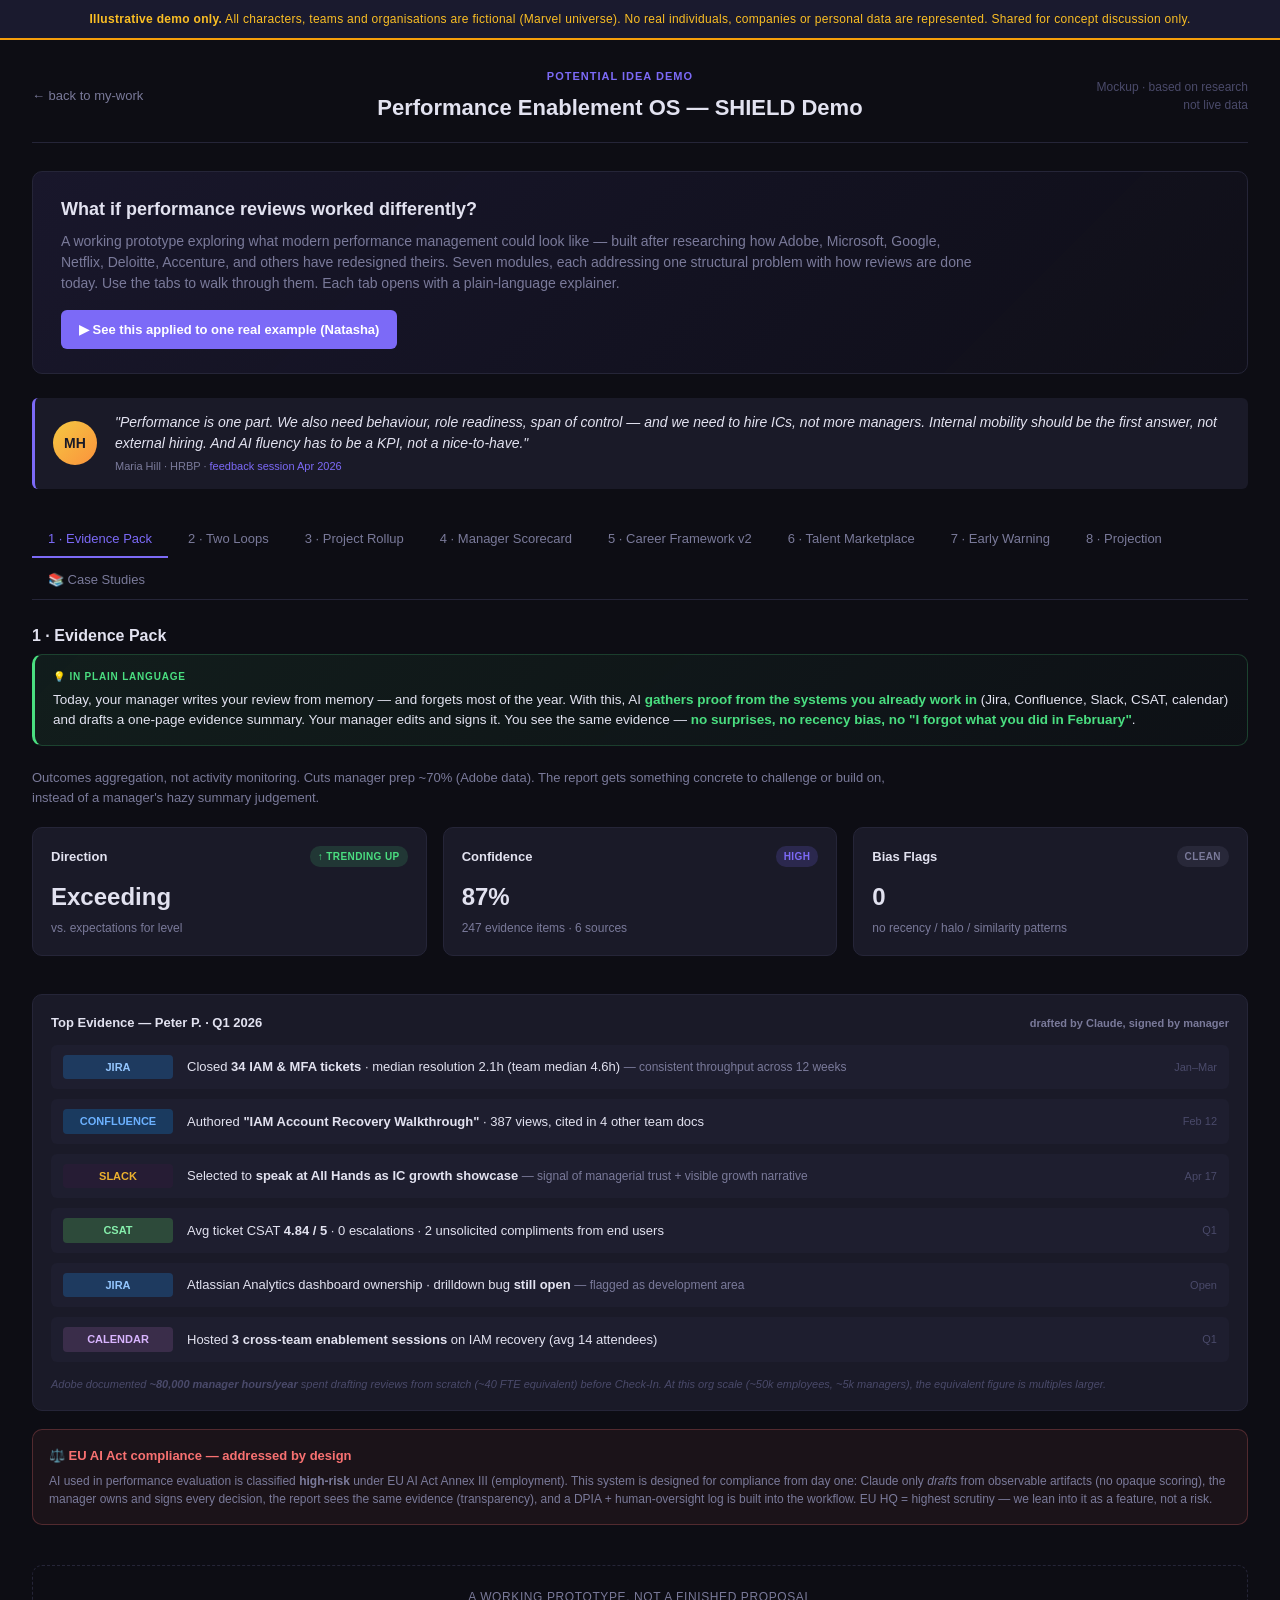
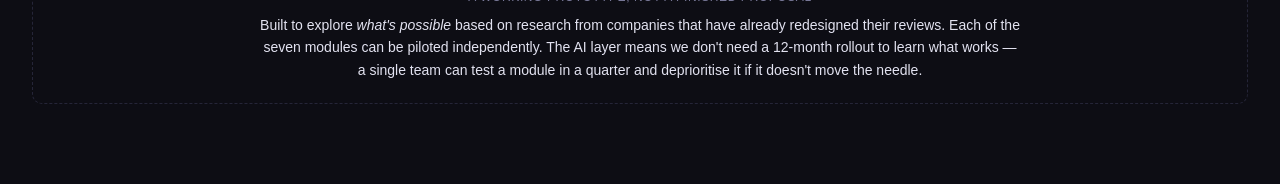
<file: index.html>
<!DOCTYPE html>
<html lang="en">
<head>
  <meta charset="UTF-8" />
  <meta name="viewport" content="width=device-width, initial-scale=1.0" />
  <title>Potential Idea Demo — Performance Enablement OS — SHIELD Demo</title>
  <link rel="stylesheet" href="style.css" />
  <style>
    /* ── Demo-only styles (no impact on main app) ──────────────────── */
    body { display: block !important; overflow-y: auto !important; height: auto !important; min-height: 100vh; }

    .demo-wrap { max-width: 1280px; margin: 0 auto; padding: 28px 32px 80px; }

    .demo-top {
      display: flex; align-items: center; justify-content: space-between;
      padding-bottom: 18px; border-bottom: 1px solid var(--card-border); margin-bottom: 28px;
    }
    .demo-back {
      color: var(--text-muted); text-decoration: none; font-size: 13px;
      display: inline-flex; align-items: center; gap: 6px;
    }
    .demo-back:hover { color: var(--accent); }
    .demo-title-block { text-align: center; }
    .demo-eyebrow {
      font-size: 11px; font-weight: 600; color: var(--accent); letter-spacing: 1px;
      text-transform: uppercase; margin-bottom: 6px;
    }
    .demo-title { font-size: 22px; font-weight: 700; color: var(--text); }
    .demo-stamp { font-size: 12px; color: var(--text-dim); text-align: right; }
    .demo-stamp strong { color: var(--accent); }

    .demo-hero {
      background: linear-gradient(135deg, rgba(124,106,247,0.10), rgba(124,106,247,0.02));
      border: 1px solid var(--card-border); border-radius: var(--radius);
      padding: 24px 28px; margin-bottom: 24px;
    }
    .demo-hero h2 { font-size: 18px; margin-bottom: 8px; }
    .demo-hero p { color: var(--text-muted); font-size: 14px; max-width: 920px; }

    .ana-quote {
      background: var(--card-bg); border-left: 3px solid var(--accent);
      border-radius: var(--radius-sm); padding: 14px 18px; margin-bottom: 24px;
      display: grid; grid-template-columns: 48px 1fr; gap: 14px; align-items: center;
    }
    .ana-quote .ava {
      width: 44px; height: 44px; border-radius: 50%; background: linear-gradient(135deg, #f5c842, #fb923c);
      display: flex; align-items: center; justify-content: center; font-weight: 700; color: #1a1a28;
    }
    .ana-quote .q { font-size: 14px; font-style: italic; color: var(--text); margin-bottom: 4px; }
    .ana-quote .a { font-size: 11px; color: var(--text-muted); }
    .ana-quote .a a { color: var(--accent); text-decoration: none; }

    /* Tabs */
    .demo-tabs {
      display: flex; gap: 4px; margin-bottom: 24px; flex-wrap: wrap;
      border-bottom: 1px solid var(--card-border);
      position: sticky; top: 0; z-index: 20;
      background: var(--body-bg); padding-top: 8px;
    }
    .demo-tab {
      padding: 10px 16px; cursor: pointer; font-size: 13px; font-weight: 500;
      color: var(--text-muted); border-bottom: 2px solid transparent;
      transition: all 0.15s; background: none; border-top: none; border-left: none; border-right: none;
      white-space: nowrap;
    }
    .demo-tab:hover { color: var(--text); }
    .demo-tab.active { color: var(--accent); border-bottom-color: var(--accent); }
    @media (max-width: 640px) {
      .demo-tabs { flex-wrap: nowrap; overflow-x: auto; -webkit-overflow-scrolling: touch; scrollbar-width: none; }
      .demo-tabs::-webkit-scrollbar { display: none; }
      .demo-tab { font-size: 12px; padding: 8px 12px; }
    }

    .demo-panel { display: none; }
    .demo-panel.active { display: block; }

    .panel-h { font-size: 16px; font-weight: 600; margin-bottom: 6px; color: var(--text); }
    .panel-sub { font-size: 13px; color: var(--text-muted); margin-bottom: 20px; max-width: 880px; }

    /* Grid + cards */
    .grid-2 { display: grid; grid-template-columns: 1fr 1fr; gap: 18px; }
    .grid-3 { display: grid; grid-template-columns: repeat(3, 1fr); gap: 16px; }
    .grid-4 { display: grid; grid-template-columns: repeat(4, 1fr); gap: 14px; }

    .card {
      background: var(--card-bg); border: 1px solid var(--card-border);
      border-radius: var(--radius); padding: 18px;
    }
    .card-h { font-size: 13px; font-weight: 600; margin-bottom: 12px; display: flex; align-items: center; justify-content: space-between; }
    .card-h .pill { font-size: 10px; padding: 3px 8px; border-radius: 10px; font-weight: 600; letter-spacing: 0.4px; text-transform: uppercase; }

    .pill-green { background: rgba(74,222,128,0.15); color: var(--exceeding); }
    .pill-blue  { background: rgba(96,165,250,0.15); color: var(--performing); }
    .pill-amber { background: rgba(251,146,60,0.15); color: var(--dev-needed); }
    .pill-red   { background: rgba(248,113,113,0.15); color: var(--unsatis); }
    .pill-yellow{ background: rgba(245,200,66,0.15); color: var(--outstanding); }
    .pill-violet{ background: rgba(124,106,247,0.18); color: var(--accent); }
    .pill-grey  { background: rgba(122,122,154,0.15); color: var(--text-muted); }

    /* Evidence pack */
    .evidence-list { display: flex; flex-direction: column; gap: 10px; }
    .evidence-row {
      display: grid; grid-template-columns: 110px 1fr auto; gap: 14px; align-items: center;
      padding: 10px 12px; border-radius: var(--radius-sm); background: var(--input-bg);
    }
    .evidence-source {
      font-size: 11px; font-weight: 600; padding: 4px 8px; border-radius: 4px; text-align: center;
    }
    .src-jira      { background: #1e3a5f; color: #93c5fd; }
    .src-github    { background: #2a2a3a; color: #c9d1d9; }
    .src-slack     { background: #4a154b30; color: #ecb22e; }
    .src-confluence{ background: #1a3a5f; color: #6cb1ff; }
    .src-csat      { background: #2d4a3a; color: #86efac; }
    .src-calendar  { background: #3a2d4a; color: #d8b4fe; }
    .src-marketplace { background: #4a3a1f; color: #fbbf24; }
    .evidence-text { font-size: 13px; color: var(--text); }
    .evidence-text .muted { color: var(--text-muted); font-size: 12px; }
    .evidence-meta { font-size: 11px; color: var(--text-dim); }

    /* Two loops */
    .loops { display: grid; grid-template-columns: 1fr 1fr; gap: 22px; }
    .loop {
      border-radius: var(--radius); padding: 22px; border: 1px solid var(--card-border);
    }
    .loop.coaching { background: linear-gradient(135deg, rgba(96,165,250,0.08), rgba(96,165,250,0.02)); }
    .loop.calibration { background: linear-gradient(135deg, rgba(245,200,66,0.06), rgba(245,200,66,0.01)); }
    .loop h3 { font-size: 15px; margin-bottom: 4px; }
    .loop .freq { font-size: 11px; color: var(--text-muted); text-transform: uppercase; letter-spacing: 0.5px; margin-bottom: 14px; }
    .loop ul { list-style: none; padding: 0; }
    .loop li {
      font-size: 13px; padding: 8px 0; border-bottom: 1px solid var(--card-border);
      display: flex; align-items: flex-start; gap: 8px;
    }
    .loop li:last-child { border-bottom: none; }
    .loop li::before { content: "→"; color: var(--accent); font-weight: 600; flex-shrink: 0; }

    /* Project rollup */
    .proj-table { width: 100%; border-collapse: collapse; font-size: 13px; }
    .proj-table th { text-align: left; padding: 10px 12px; color: var(--text-muted); font-weight: 600; font-size: 11px; text-transform: uppercase; letter-spacing: 0.5px; border-bottom: 1px solid var(--card-border); }
    .proj-table td { padding: 12px; border-bottom: 1px solid var(--card-border); }
    .proj-table tr:last-child td { border-bottom: none; }
    .proj-table .rating { font-weight: 700; font-size: 14px; }

    .rollup {
      margin-top: 16px; padding: 16px; background: rgba(124,106,247,0.08); border-radius: var(--radius);
      display: flex; align-items: center; justify-content: space-between;
    }
    .rollup-label { font-size: 13px; color: var(--text-muted); }
    .rollup-val { font-size: 22px; font-weight: 700; color: var(--accent); }

    /* Manager scorecard */
    .metric {
      background: var(--card-bg); border: 1px solid var(--card-border);
      border-radius: var(--radius); padding: 16px;
    }
    .metric-label { font-size: 11px; text-transform: uppercase; color: var(--text-muted); letter-spacing: 0.5px; }
    .metric-value { font-size: 26px; font-weight: 700; margin-top: 6px; }
    .metric-trend { font-size: 12px; margin-top: 4px; }
    .trend-up { color: var(--exceeding); }
    .trend-down { color: var(--unsatis); }
    .trend-flat { color: var(--text-muted); }

    /* Career framework matrix */
    .cf-grid {
      display: grid; grid-template-columns: 140px repeat(4, 1fr); gap: 1px;
      background: var(--card-border); border: 1px solid var(--card-border); border-radius: var(--radius);
      overflow: hidden;
    }
    .cf-grid > div { background: var(--card-bg); padding: 12px 14px; font-size: 12px; }
    .cf-grid .cf-h { font-weight: 600; color: var(--text); background: var(--input-bg); font-size: 11px; text-transform: uppercase; letter-spacing: 0.5px; }
    .cf-grid .cf-dim { font-weight: 600; color: var(--text-muted); font-size: 11px; text-transform: uppercase; letter-spacing: 0.5px; }
    .cf-grid .cf-cell { color: var(--text); line-height: 1.4; }
    .cf-grid .cf-ai { background: linear-gradient(135deg, rgba(124,106,247,0.10), rgba(124,106,247,0.02)) !important; }

    /* Talent marketplace */
    .market-card {
      background: var(--card-bg); border: 1px solid var(--card-border);
      border-radius: var(--radius); padding: 16px;
    }
    .market-row {
      display: grid; grid-template-columns: 36px 1fr auto auto; gap: 12px; align-items: center;
      padding: 10px 12px; background: var(--input-bg); border-radius: var(--radius-sm); margin-bottom: 8px;
    }
    .market-name { font-weight: 600; font-size: 13px; }
    .market-detail { color: var(--text-muted); font-size: 12px; }
    .match-bar { width: 80px; height: 6px; background: var(--card-border); border-radius: 3px; overflow: hidden; }
    .match-fill { height: 100%; background: linear-gradient(90deg, var(--accent), #a78bfa); }

    /* Early warning */
    .alert-row {
      display: grid; grid-template-columns: 24px 1fr auto auto; gap: 14px; align-items: center;
      padding: 12px 14px; border-radius: var(--radius-sm); background: var(--input-bg); margin-bottom: 8px;
      border-left: 3px solid var(--text-dim);
    }
    .alert-row.amber { border-left-color: var(--dev-needed); }
    .alert-row.red   { border-left-color: var(--unsatis); }
    .alert-row.green { border-left-color: var(--exceeding); }
    .alert-icon { font-size: 16px; }
    .alert-name { font-weight: 600; font-size: 13px; }
    .alert-detail { color: var(--text-muted); font-size: 12px; }
    .alert-cta {
      font-size: 11px; padding: 5px 10px; border-radius: 4px; background: var(--accent);
      color: #fff; cursor: pointer; border: none; font-weight: 600;
    }

    /* Case study cards */
    .case-card {
      background: var(--card-bg); border: 1px solid var(--card-border);
      border-radius: var(--radius); padding: 18px; display: flex; flex-direction: column;
    }
    .case-logo { font-weight: 700; font-size: 16px; margin-bottom: 4px; }
    .case-tag { font-size: 11px; color: var(--accent); text-transform: uppercase; letter-spacing: 0.5px; margin-bottom: 12px; }
    .case-section { margin-bottom: 10px; }
    .case-section .lbl { font-size: 10px; color: var(--text-muted); text-transform: uppercase; letter-spacing: 0.5px; margin-bottom: 3px; }
    .case-section .val { font-size: 12px; color: var(--text); line-height: 1.5; }
    .case-quote {
      margin-top: auto; padding: 10px 12px; background: var(--input-bg); border-radius: var(--radius-sm);
      font-size: 11px; font-style: italic; color: var(--text-muted); border-left: 2px solid var(--accent);
    }

    /* Pitch */
    .pitch-grid { display: grid; grid-template-columns: 1fr 1fr 1fr; gap: 16px; }
    .pitch-block {
      background: var(--card-bg); border: 1px solid var(--card-border); border-radius: var(--radius);
      padding: 18px;
    }
    .pitch-block .num {
      width: 28px; height: 28px; border-radius: 50%; background: var(--accent); color: #fff;
      display: flex; align-items: center; justify-content: center; font-weight: 700; font-size: 12px;
      margin-bottom: 10px;
    }
    .pitch-block h4 { font-size: 13px; margin-bottom: 6px; }
    .pitch-block p { font-size: 12px; color: var(--text-muted); line-height: 1.5; }

    .footnote { font-size: 11px; color: var(--text-dim); margin-top: 14px; font-style: italic; }
    .source-blob {
      display: inline-flex; align-items: center; gap: 6px; padding: 3px 8px;
      border-radius: 10px; font-size: 11px; background: var(--input-bg); color: var(--text-muted);
    }

    /* Plain language explainer (every tab opens with one) */
    .plain-words {
      background: linear-gradient(135deg, rgba(74,222,128,0.08), rgba(74,222,128,0.02));
      border: 1px solid rgba(74,222,128,0.20); border-left: 3px solid var(--exceeding);
      border-radius: var(--radius); padding: 14px 18px; margin-bottom: 22px;
    }
    .plain-words .pw-label {
      font-size: 10px; font-weight: 700; color: var(--exceeding); letter-spacing: 0.8px;
      text-transform: uppercase; margin-bottom: 6px; display: flex; align-items: center; gap: 6px;
    }
    .plain-words .pw-text { font-size: 13.5px; color: var(--text); line-height: 1.55; }
    .plain-words .pw-text strong { color: var(--exceeding); }

    /* AI Act callout */
    .legal-box {
      background: rgba(248,113,113,0.06); border: 1px solid rgba(248,113,113,0.25);
      border-radius: var(--radius); padding: 16px; margin-top: 18px;
    }
    .legal-box h4 { font-size: 13px; color: var(--unsatis); margin-bottom: 6px; }
    .legal-box p { font-size: 12px; color: var(--text-muted); line-height: 1.5; }
  </style>
</head>
<body>
  <div style="background:#1a1a2e;border-bottom:2px solid #f59e0b;padding:10px 24px;font-size:12px;color:#fbbf24;text-align:center;letter-spacing:0.3px;"><strong>Illustrative demo only.</strong> All characters, teams and organisations are fictional (Marvel universe). No real individuals, companies or personal data are represented. Shared for concept discussion only.</div>

<div class="demo-wrap">

  <div class="demo-top">
    <a href="index.html" class="demo-back">← back to my-work</a>
    <div class="demo-title-block">
      <div class="demo-eyebrow">Potential Idea Demo</div>
      <div class="demo-title">Performance Enablement OS — SHIELD Demo</div>
    </div>
    <div class="demo-stamp">Mockup · based on research<br>not live data</div>
  </div>

  <div class="demo-hero">
    <h2>What if performance reviews worked differently?</h2>
    <p>
      A working prototype exploring what modern performance management could look like — built after researching how Adobe, Microsoft,
      Google, Netflix, Deloitte, Accenture, and others have redesigned theirs. Seven modules, each addressing one structural problem
      with how reviews are done today. Use the tabs to walk through them. Each tab opens with a plain-language explainer.
    </p>
    <a href="demo-example-natasha.html" style="display: inline-flex; align-items: center; gap: 8px; margin-top: 16px; padding: 10px 18px; background: var(--accent); color: #fff; text-decoration: none; border-radius: var(--radius-sm); font-size: 13px; font-weight: 600; transition: background 0.15s;" onmouseover="this.style.background='var(--accent-hover)'" onmouseout="this.style.background='var(--accent)'">
      ▶ See this applied to one real example (Natasha)
    </a>
  </div>

  <div class="ana-quote">
    <div class="ava">MH</div>
    <div>
      <div class="q">"Performance is one part. We also need behaviour, role readiness, span of control — and we need to hire ICs, not more managers. Internal mobility should be the first answer, not external hiring. And AI fluency has to be a KPI, not a nice-to-have."</div>
      <div class="a">Maria Hill · HRBP · <a href="#">feedback session Apr 2026</a></div>
    </div>
  </div>

  <div class="demo-tabs">
    <button class="demo-tab active" data-tab="evidence">1 · Evidence Pack</button>
    <button class="demo-tab" data-tab="loops">2 · Two Loops</button>
    <button class="demo-tab" data-tab="projects">3 · Project Rollup</button>
    <button class="demo-tab" data-tab="scorecard">4 · Manager Scorecard</button>
    <button class="demo-tab" data-tab="framework">5 · Career Framework v2</button>
    <button class="demo-tab" data-tab="marketplace">6 · Talent Marketplace</button>
    <button class="demo-tab" data-tab="warning">7 · Early Warning</button>
    <button class="demo-tab" data-tab="projection">8 · Projection</button>
    <button class="demo-tab" data-tab="cases">📚 Case Studies</button>
  </div>

  <!-- ─── EVIDENCE PACK ─────────────────────────────────────────── -->
  <div class="demo-panel active" id="panel-evidence">
    <div class="panel-h">1 · Evidence Pack</div>
    <div class="plain-words">
      <div class="pw-label">💡 In plain language</div>
      <div class="pw-text">
        Today, your manager writes your review from memory — and forgets most of the year. With this, AI <strong>gathers proof from the systems you already work in</strong>
        (Jira, Confluence, Slack, CSAT, calendar) and drafts a one-page evidence summary. Your manager edits and signs it. You see the same evidence — <strong>no surprises, no recency bias, no "I forgot what you did in February"</strong>.
      </div>
    </div>
    <div class="panel-sub">
      Outcomes aggregation, not activity monitoring. Cuts manager prep ~70% (Adobe data). The report gets something concrete to challenge or build on, instead of a manager's hazy summary judgement.
    </div>

    <div class="grid-3" style="margin-bottom: 22px;">
      <div class="card">
        <div class="card-h">Direction <span class="pill pill-green">↑ Trending Up</span></div>
        <div style="font-size: 24px; font-weight: 700;">Exceeding</div>
        <div style="color: var(--text-muted); font-size: 12px; margin-top: 4px;">vs. expectations for level</div>
      </div>
      <div class="card">
        <div class="card-h">Confidence <span class="pill pill-violet">High</span></div>
        <div style="font-size: 24px; font-weight: 700;">87%</div>
        <div style="color: var(--text-muted); font-size: 12px; margin-top: 4px;">247 evidence items · 6 sources</div>
      </div>
      <div class="card">
        <div class="card-h">Bias Flags <span class="pill pill-grey">Clean</span></div>
        <div style="font-size: 24px; font-weight: 700;">0</div>
        <div style="color: var(--text-muted); font-size: 12px; margin-top: 4px;">no recency / halo / similarity patterns</div>
      </div>
    </div>

    <div class="card">
      <div class="card-h">Top Evidence — Peter P. · Q1 2026 <span style="color: var(--text-muted); font-size: 11px;">drafted by Claude, signed by manager</span></div>
      <div class="evidence-list">
        <div class="evidence-row">
          <div class="evidence-source src-jira">JIRA</div>
          <div class="evidence-text">Closed <strong>34 IAM & MFA tickets</strong> · median resolution 2.1h (team median 4.6h) <span class="muted">— consistent throughput across 12 weeks</span></div>
          <div class="evidence-meta">Jan–Mar</div>
        </div>
        <div class="evidence-row">
          <div class="evidence-source src-confluence">CONFLUENCE</div>
          <div class="evidence-text">Authored <strong>"IAM Account Recovery Walkthrough"</strong> · 387 views, cited in 4 other team docs</div>
          <div class="evidence-meta">Feb 12</div>
        </div>
        <div class="evidence-row">
          <div class="evidence-source src-slack">SLACK</div>
          <div class="evidence-text">Selected to <strong>speak at All Hands as IC growth showcase</strong> <span class="muted">— signal of managerial trust + visible growth narrative</span></div>
          <div class="evidence-meta">Apr 17</div>
        </div>
        <div class="evidence-row">
          <div class="evidence-source src-csat">CSAT</div>
          <div class="evidence-text">Avg ticket CSAT <strong>4.84 / 5</strong> · 0 escalations · 2 unsolicited compliments from end users</div>
          <div class="evidence-meta">Q1</div>
        </div>
        <div class="evidence-row">
          <div class="evidence-source src-jira">JIRA</div>
          <div class="evidence-text">Atlassian Analytics dashboard ownership · drilldown bug <strong>still open</strong> <span class="muted">— flagged as development area</span></div>
          <div class="evidence-meta">Open</div>
        </div>
        <div class="evidence-row">
          <div class="evidence-source src-calendar">CALENDAR</div>
          <div class="evidence-text">Hosted <strong>3 cross-team enablement sessions</strong> on IAM recovery (avg 14 attendees)</div>
          <div class="evidence-meta">Q1</div>
        </div>
      </div>
      <div class="footnote">
        Adobe documented <strong>~80,000 manager hours/year</strong> spent drafting reviews from scratch (~40 FTE equivalent) before Check-In.
        At this org scale (~50k employees, ~5k managers), the equivalent figure is multiples larger.
      </div>
    </div>

    <div class="legal-box">
      <h4>⚖️ EU AI Act compliance — addressed by design</h4>
      <p>
        AI used in performance evaluation is classified <strong>high-risk</strong> under EU AI Act Annex III (employment).
        This system is designed for compliance from day one: Claude only <em>drafts</em> from observable artifacts (no opaque scoring),
        the manager owns and signs every decision, the report sees the same evidence (transparency), and a DPIA + human-oversight
        log is built into the workflow. EU HQ = highest scrutiny — we lean into it as a feature, not a risk.
      </p>
    </div>
  </div>

  <!-- ─── TWO LOOPS ─────────────────────────────────────────────── -->
  <div class="demo-panel" id="panel-loops">
    <div class="panel-h">2 · Two Loops — separate coaching from compensation</div>
    <div class="plain-words">
      <div class="pw-label">💡 In plain language</div>
      <div class="pw-text">
        Today, one annual conversation tries to do two things that fight each other: <strong>"help you grow"</strong> and <strong>"decide your salary."</strong>
        When money is on the line, no one says the hard truth — managers soften, reports defend. So we split them.
        <strong>A monthly growth chat (low stakes, honest, forward-looking)</strong> and a separate <strong>annual decision moment (high stakes, evidenced, transparent)</strong>.
      </div>
    </div>
    <div class="panel-sub">
      Adobe did this in 2012 — voluntary attrition fell ~30% in year one. Accenture rolled it out for 330,000 employees in 2015. Same playbook, applied at our scale.
    </div>

    <div class="loops">
      <div class="loop coaching">
        <h3>🌀 Coaching Loop — "performance enablement"</h3>
        <div class="freq">Continuous · monthly cadence · low stakes</div>
        <ul>
          <li>Auto-pulse: 2-question check-in to manager + report</li>
          <li>Claude synthesises last month's evidence + Slack themes into a 1-page coaching note</li>
          <li>30-min 1:1 around it — focus on growth, not rating</li>
          <li>Development Focus refreshed quarterly (3 items max)</li>
          <li>No comp implications · no calibration language</li>
          <li>Public to skip-level: "are growth conversations actually happening?"</li>
        </ul>
      </div>
      <div class="loop calibration">
        <h3>⚖️ Calibration Loop — annual, structured, evidenced</h3>
        <div class="freq">Annual · transparent · high stakes</div>
        <ul>
          <li>Aggregates the year's evidence packs + project review ratings</li>
          <li>Calibration session: managers ranked on evidence quality, not opinions</li>
          <li>LLM flags pattern bias before discussion (e.g. "Manager X consistently rates [demo group] 0.4 lower")</li>
          <li>Comp + promotion decisions made <strong>here and only here</strong></li>
          <li>Outcome: a 1-page snapshot, signed by report</li>
          <li>Surprises forbidden — every datapoint familiar from coaching loop</li>
        </ul>
      </div>
    </div>

    <div style="margin-top: 22px; background: var(--card-bg); border: 1px solid var(--card-border); border-radius: var(--radius); padding: 18px;">
      <div class="card-h" style="margin-bottom: 14px;">Sample coaching note — SBI format · auto-drafted, manager edits before 1:1 <span class="pill pill-violet">Coaching Loop output</span></div>
      <div style="display: flex; flex-direction: column; gap: 12px;">
        <div style="display: grid; grid-template-columns: 90px 1fr; gap: 12px; align-items: start; padding: 12px; background: var(--input-bg); border-radius: var(--radius-sm);">
          <div style="font-size: 11px; font-weight: 700; color: var(--performing); text-transform: uppercase; letter-spacing: 0.5px; padding-top: 2px;">Situation</div>
          <div style="font-size: 13px; color: var(--text); line-height: 1.5;">During Q1, Peter led ownership of the IAM Account Recovery documentation project — a cross-team initiative that no one had formally volunteered to own.</div>
        </div>
        <div style="display: grid; grid-template-columns: 90px 1fr; gap: 12px; align-items: start; padding: 12px; background: var(--input-bg); border-radius: var(--radius-sm);">
          <div style="font-size: 11px; font-weight: 700; color: var(--accent); text-transform: uppercase; letter-spacing: 0.5px; padding-top: 2px;">Behaviour</div>
          <div style="font-size: 13px; color: var(--text); line-height: 1.5;">He structured the document without being asked, ran three enablement sessions across teams, and incorporated feedback from four different groups in subsequent revisions — consistently going beyond the initial ask.</div>
        </div>
        <div style="display: grid; grid-template-columns: 90px 1fr; gap: 12px; align-items: start; padding: 12px; background: var(--input-bg); border-radius: var(--radius-sm);">
          <div style="font-size: 11px; font-weight: 700; color: var(--exceeding); text-transform: uppercase; letter-spacing: 0.5px; padding-top: 2px;">Impact</div>
          <div style="font-size: 13px; color: var(--text); line-height: 1.5;">The doc now has 387 views, is cited in 4 other team documents, and measurably reduced average resolution time for recovery tickets from 4.6h to 2.1h. This is L5-level initiative from an L4 role.</div>
        </div>
        <div style="display: grid; grid-template-columns: 90px 1fr; gap: 12px; align-items: start; padding: 12px; background: rgba(124,106,247,0.06); border: 1px solid rgba(124,106,247,0.15); border-radius: var(--radius-sm);">
          <div style="font-size: 11px; font-weight: 700; color: var(--accent); text-transform: uppercase; letter-spacing: 0.5px; padding-top: 2px;">Growth area</div>
          <div style="font-size: 13px; color: var(--text); line-height: 1.5;">The Atlassian dashboard drilldown bug has been open since week 3. One area to grow: close the loop on open items rather than moving to the next initiative. Discuss in 1:1.</div>
        </div>
      </div>
      <div style="margin-top: 10px; font-size: 11px; color: var(--text-dim); font-style: italic;">Drafted by the system from 247 evidence items · manager edits before delivery · SBI format ensures consistency across all managers in calibration</div>
    </div>

    <div class="footnote" style="text-align: center; margin-top: 18px; font-size: 12px;">
      <strong>Critical lesson from GE (2018)</strong>: removing ratings does not remove differentiation. We keep clear differentiation —
      we just move the conversation about <em>growth</em> away from the conversation about <em>comp</em>. Avoids the GE trap of
      quietly reintroducing the old system within 2–3 cycles.
    </div>
  </div>

  <!-- ─── PROJECT ROLLUP ─────────────────────────────────────────── -->
  <div class="demo-panel" id="panel-projects">
    <div class="panel-h">3 · Project Reviews roll up to a Person Rating</div>
    <div class="plain-words">
      <div class="pw-label">💡 In plain language</div>
      <div class="pw-text">
        Today, your year is judged by your manager's overall impression — one person, one moment, lots of bias.
        With this, <strong>every project you finish gets rated by the people who actually worked with you on it</strong> — right after delivery, while memory is fresh.
        Your year-end rating is the average. <strong>Many honest snapshots beat one summary judgement</strong>, and it's much harder to game with politics.
      </div>
    </div>
    <div class="panel-sub">
      Deloitte's 4-question model (HBR Apr 2015) cut their PM burden by ~2 million hours/year. Stripe runs a peer-weighted version. Eight to twelve datapoints per person per year — far richer than one manager + four hand-picked 360 reviewers.
    </div>

    <div class="card">
      <div class="card-h">Peter's Q1 Project Reviews <span class="pill pill-violet">3 reviewed</span></div>
      <table class="proj-table">
        <thead>
          <tr><th>Project</th><th>Stakeholders</th><th>Outcome</th><th>Rating</th><th>Weight</th></tr>
        </thead>
        <tbody>
          <tr>
            <td><strong>IAM Recovery Walkthrough</strong><br><span style="color: var(--text-muted); font-size: 11px;">Cross-team enablement</span></td>
            <td>Maria Hill, Natasha R., 3 SHIELD leads</td>
            <td>Doc + 3 sessions delivered. 387 views, cited 4×.</td>
            <td class="rating" style="color: var(--exceeding);">4.5</td>
            <td>30%</td>
          </tr>
          <tr>
            <td><strong>Atlassian Analytics Dashboard</strong><br><span style="color: var(--text-muted); font-size: 11px;">Ownership transferred</span></td>
            <td>Nick Fury, Thor, SHIELD team</td>
            <td>Live · drilldown bug still open · positive feedback</td>
            <td class="rating" style="color: var(--performing);">3.8</td>
            <td>40%</td>
          </tr>
          <tr>
            <td><strong>Google MFA Reset Investigation</strong><br><span style="color: var(--text-muted); font-size: 11px;">Unblocked process</span></td>
            <td>Nick Fury, Clint B., Wanda M., Sam W.</td>
            <td>Identified that reset is no longer a blocker — saves on-call time</td>
            <td class="rating" style="color: var(--exceeding);">4.6</td>
            <td>30%</td>
          </tr>
        </tbody>
      </table>

      <div class="rollup">
        <div>
          <div class="rollup-label">Weighted aggregate · Q1</div>
          <div style="font-size: 11px; color: var(--text-dim); margin-top: 4px;">(0.30×4.5) + (0.40×3.8) + (0.30×4.6) = 4.25</div>
        </div>
        <div class="rollup-val">4.25 / 5</div>
      </div>
    </div>

    <div class="footnote">
      Each project review is ~15 min from each stakeholder, immediately after delivery. Borrowed directly from Deloitte's 4-question model:
      <em>"Given what I know of this person's performance, I would always want them on my team"</em> (yes/no scale).
      <a href="https://hbr.org/2015/04/reinventing-performance-management" target="_blank" style="color: var(--accent);">HBR · Buckingham & Goodall, Apr 2015</a>
    </div>
  </div>

  <!-- ─── MANAGER SCORECARD ─────────────────────────────────────── -->
  <div class="demo-panel" id="panel-scorecard">
    <div class="panel-h">4 · Manager Scorecard — managers get reviewed too</div>
    <div class="plain-words">
      <div class="pw-label">💡 In plain language</div>
      <div class="pw-text">
        Today, only employees get reviewed. But who reviews managers? With this, <strong>every manager has their own scorecard</strong>:
        did your team grow? Did anyone leave who shouldn't have? Are growth conversations actually happening? <strong>Their boss sees the same scorecard</strong> —
        and it cascades all the way to the C-suite. You can't be a "great manager" if your people aren't growing.
      </div>
    </div>
    <div class="panel-sub">
      Replaces the theatre of anonymous upward feedback with measurable team-health outcomes. Gartner: manager capability (measured by team outcomes, not training hours) is the #1 differentiator between PM systems that lift performance and ones that don't.
    </div>

    <div style="display: flex; align-items: center; gap: 14px; margin-bottom: 18px;">
      <div style="width: 44px; height: 44px; border-radius: 50%; background: linear-gradient(135deg, var(--accent), #a78bfa); display: flex; align-items: center; justify-content: center; font-weight: 700; color: #fff;">YA</div>
      <div>
        <div style="font-weight: 600;">Nick Fury · Director of Operations</div>
        <div style="color: var(--text-muted); font-size: 12px;">10 direct reports · last 12 months</div>
      </div>
    </div>

    <div class="grid-4">
      <div class="metric">
        <div class="metric-label">Team eNPS</div>
        <div class="metric-value">+62</div>
        <div class="metric-trend trend-up">↑ +14 vs last cycle</div>
      </div>
      <div class="metric">
        <div class="metric-label">Regretted attrition</div>
        <div class="metric-value">0%</div>
        <div class="metric-trend trend-flat">— flat</div>
      </div>
      <div class="metric">
        <div class="metric-label">Internal mobility</div>
        <div class="metric-value">3</div>
        <div class="metric-trend trend-up">↑ promotions / lateral moves</div>
      </div>
      <div class="metric">
        <div class="metric-label">Growth conv. completed</div>
        <div class="metric-value">98%</div>
        <div class="metric-trend trend-up">↑ vs 73% org avg</div>
      </div>
      <div class="metric">
        <div class="metric-label">1:1 cadence adherence</div>
        <div class="metric-value">94%</div>
        <div class="metric-trend trend-up">↑ +6%</div>
      </div>
      <div class="metric">
        <div class="metric-label">Skip-level concerns</div>
        <div class="metric-value">1</div>
        <div class="metric-trend trend-flat">— resolved</div>
      </div>
      <div class="metric">
        <div class="metric-label">Calibration accuracy</div>
        <div class="metric-value">91%</div>
        <div class="metric-trend trend-up">vs panel consensus</div>
      </div>
      <div class="metric">
        <div class="metric-label">Bias flag rate</div>
        <div class="metric-value">0.02</div>
        <div class="metric-trend trend-flat">low — within tolerance</div>
      </div>
      <div class="metric">
        <div class="metric-label">Gender Pay Gap</div>
        <div class="metric-value">−2.1%</div>
        <div class="metric-trend trend-up">↑ closing vs last cycle</div>
      </div>
      <div class="metric">
        <div class="metric-label">Gender Ratio</div>
        <div class="metric-value">38/62</div>
        <div class="metric-trend trend-up">↑ F/M · +4pp YoY</div>
      </div>
      <div class="metric">
        <div class="metric-label">Pulse Score</div>
        <div class="metric-value">7.9</div>
        <div class="metric-trend trend-up">↑ +0.6 vs last quarter</div>
      </div>
      <div class="metric">
        <div class="metric-label">AI Fluency</div>
        <div class="metric-value">71%</div>
        <div class="metric-trend trend-up">↑ team using AI/Gemini actively</div>
      </div>
    </div>

    <div style="margin-top: 16px; padding: 14px 18px; background: rgba(124,106,247,0.06); border: 1px solid rgba(124,106,247,0.15); border-radius: var(--radius);">
      <div style="font-size: 11px; font-weight: 700; color: var(--accent); text-transform: uppercase; letter-spacing: 0.6px; margin-bottom: 8px;">AI Fluency breakdown · per People team KPI framework</div>
      <div style="display: grid; grid-template-columns: repeat(3,1fr); gap: 12px;">
        <div style="text-align: center;">
          <div style="font-size: 22px; font-weight: 700; color: var(--exceeding);">43%</div>
          <div style="font-size: 11px; color: var(--text-muted);">of Q1 OKRs delivered with AI assist</div>
        </div>
        <div style="text-align: center;">
          <div style="font-size: 22px; font-weight: 700; color: var(--performing);">71%</div>
          <div style="font-size: 11px; color: var(--text-muted);">of team using Gemini / Claude weekly</div>
        </div>
        <div style="text-align: center;">
          <div style="font-size: 22px; font-weight: 700; color: var(--dev-needed);">29%</div>
          <div style="font-size: 11px; color: var(--text-muted);">not yet using AI — flagged for dev focus</div>
        </div>
      </div>
    </div>

    <div style="margin-top: 18px; background: var(--card-bg); border: 1px solid var(--card-border); border-radius: var(--radius); padding: 18px;">
      <div class="card-h" style="margin-bottom: 14px;">OKR Footprint — Nick Fury's team · Q1 contribution to team objectives <span class="pill pill-blue">Spider view</span></div>
      <div style="display: grid; grid-template-columns: 1fr 1fr; gap: 24px; align-items: center;">
        <svg viewBox="-30 -5 320 275" style="width:100%;max-width:280px;margin:0 auto;display:block;">
          <!-- Grid rings -->
          <polygon points="130,50 196,90 196,170 130,210 64,170 64,90" fill="none" stroke="#2a2a3a" stroke-width="1"/>
          <polygon points="130,75 178,102 178,158 130,185 82,158 82,102" fill="none" stroke="#2a2a3a" stroke-width="1"/>
          <polygon points="130,100 162,118 162,142 130,160 98,142 98,118" fill="none" stroke="#2a2a3a" stroke-width="1"/>
          <!-- Axis lines -->
          <line x1="130" y1="130" x2="130" y2="50" stroke="#2a2a3a" stroke-width="1"/>
          <line x1="130" y1="130" x2="196" y2="90" stroke="#2a2a3a" stroke-width="1"/>
          <line x1="130" y1="130" x2="196" y2="170" stroke="#2a2a3a" stroke-width="1"/>
          <line x1="130" y1="130" x2="130" y2="210" stroke="#2a2a3a" stroke-width="1"/>
          <line x1="130" y1="130" x2="64" y2="170" stroke="#2a2a3a" stroke-width="1"/>
          <line x1="130" y1="130" x2="64" y2="90" stroke="#2a2a3a" stroke-width="1"/>
          <!-- Score polygon -->
          <polygon points="130,56 191,93 189,162 130,203 71,163 70,96" fill="rgba(124,106,247,0.20)" stroke="#7c6af7" stroke-width="2"/>
          <!-- Dots -->
          <circle cx="130" cy="56" r="4" fill="#7c6af7"/>
          <circle cx="191" cy="93" r="4" fill="#7c6af7"/>
          <circle cx="189" cy="162" r="4" fill="#7c6af7"/>
          <circle cx="130" cy="203" r="4" fill="#7c6af7"/>
          <circle cx="71" cy="163" r="4" fill="#7c6af7"/>
          <circle cx="70" cy="96" r="4" fill="#7c6af7"/>
          <!-- Labels: LP name line 1, score line 2 -->
          <text text-anchor="middle" font-family="sans-serif" x="130" y="33">
            <tspan font-size="9" fill="#7a7a9a">Take Ownership</tspan>
            <tspan x="130" dy="14" font-size="12" font-weight="700" fill="#7c6af7">88</tspan>
          </text>
          <text text-anchor="start" font-family="sans-serif" x="200" y="83">
            <tspan font-size="9" fill="#7a7a9a">Know Your Craft</tspan>
            <tspan x="200" dy="14" font-size="12" font-weight="700" fill="#7c6af7">92</tspan>
          </text>
          <text text-anchor="start" font-family="sans-serif" x="200" y="163">
            <tspan font-size="9" fill="#7a7a9a">Ship With Speed</tspan>
            <tspan x="200" dy="14" font-size="12" font-weight="700" fill="#7c6af7">79</tspan>
          </text>
          <text text-anchor="middle" font-family="sans-serif" x="130" y="225">
            <tspan font-size="9" fill="#7a7a9a">Build the Team</tspan>
            <tspan x="130" dy="14" font-size="12" font-weight="700" fill="#7c6af7">95</tspan>
          </text>
          <text text-anchor="end" font-family="sans-serif" x="60" y="163">
            <tspan font-size="9" fill="#7a7a9a">Raise the Bar</tspan>
            <tspan x="60" dy="14" font-size="12" font-weight="700" fill="#7c6af7">84</tspan>
          </text>
          <text text-anchor="end" font-family="sans-serif" x="60" y="83">
            <tspan font-size="9" fill="#7a7a9a">Stay Grounded</tspan>
            <tspan x="60" dy="14" font-size="12" font-weight="700" fill="#7c6af7">90</tspan>
          </text>
        </svg>
        <div style="display:flex;flex-direction:column;gap:10px;">
          <div style="font-size:12px;color:var(--text-muted);margin-bottom:4px;">Team aggregate · OKR contribution score per LP dimension · Q1 2026</div>
          <div style="display:flex;align-items:center;justify-content:space-between;padding:8px 12px;background:var(--input-bg);border-radius:var(--radius-sm);">
            <div style="font-size:12px;">Take Ownership</div><div style="font-size:13px;font-weight:700;color:var(--exceeding);">88</div>
          </div>
          <div style="display:flex;align-items:center;justify-content:space-between;padding:8px 12px;background:var(--input-bg);border-radius:var(--radius-sm);">
            <div style="font-size:12px;">Know Your Craft</div><div style="font-size:13px;font-weight:700;color:var(--exceeding);">92</div>
          </div>
          <div style="display:flex;align-items:center;justify-content:space-between;padding:8px 12px;background:var(--input-bg);border-radius:var(--radius-sm);">
            <div style="font-size:12px;">Ship With Speed</div><div style="font-size:13px;font-weight:700;color:var(--dev-needed);">79</div>
          </div>
          <div style="display:flex;align-items:center;justify-content:space-between;padding:8px 12px;background:var(--input-bg);border-radius:var(--radius-sm);">
            <div style="font-size:12px;">Build the Team</div><div style="font-size:13px;font-weight:700;color:var(--exceeding);">95</div>
          </div>
          <div style="display:flex;align-items:center;justify-content:space-between;padding:8px 12px;background:var(--input-bg);border-radius:var(--radius-sm);">
            <div style="font-size:12px;">Raise the Bar</div><div style="font-size:13px;font-weight:700;color:var(--performing);">84</div>
          </div>
          <div style="display:flex;align-items:center;justify-content:space-between;padding:8px 12px;background:var(--input-bg);border-radius:var(--radius-sm);">
            <div style="font-size:12px;">Stay Grounded</div><div style="font-size:13px;font-weight:700;color:var(--exceeding);">90</div>
          </div>
          <div style="font-size:11px;color:var(--text-dim);margin-top:4px;font-style:italic;">Dip in "Ship With Speed" (79) flags team pace as a coaching focus for Q2. All other dimensions above org median (76).</div>
        </div>
      </div>
    </div>

    <div class="footnote">
      These are <em>aggregated outcomes</em>, not surveillance. Manager sees their own scorecard; manager's manager sees it as part
      of <strong>their</strong> own scorecard. Cascades all the way to the C-suite — the only way to move the needle on regretted
      attrition (Microsoft's measured win under Nadella). Gender Pay Gap, Gender Ratio, Pulse, and AI Fluency added as consistent
      manager KPIs per People team framework.
    </div>
  </div>

  <!-- ─── CAREER FRAMEWORK V2 ───────────────────────────────────── -->
  <div class="demo-panel" id="panel-framework">
    <div class="panel-h">5 · Career Framework v2 — nine-box placement + LP scoring + level anchors</div>
    <div class="plain-words">
      <div class="pw-label">💡 In plain language</div>
      <div class="pw-text">
        Two things matter: <strong>what you delivered</strong> (outcomes, projects, throughput) and <strong>how you showed up</strong> (the six Leadership Principles).
        The nine-box puts those two axes together. The LP scores prevent a high deliverer with bad behaviours from being promoted.
        <strong>Fail two or more LPs and your "How" is automatically Low</strong> — no manager discretion, no politics. The guard rule is the system's integrity layer.
      </div>
    </div>

    <!-- Nine-box -->
    <div style="background: var(--card-bg); border: 1px solid var(--card-border); border-radius: var(--radius); padding: 18px; margin-bottom: 22px;">
      <div class="card-h" style="margin-bottom: 6px;">Nine-Box Placement — WHAT (delivery) x HOW (LP score)</div>
      <div style="background: rgba(248,113,113,0.06); border: 1px solid rgba(248,113,113,0.20); border-left: 3px solid var(--unsatis); border-radius: var(--radius-sm); padding: 10px 14px; margin-bottom: 14px; font-size: 12px;">
        <strong style="color: var(--unsatis);">Guard rule:</strong> Below Meets on 2+ LPs = automatic <strong>Low HOW</strong>, regardless of delivery. Calibration panel cannot override. No exceptions.
      </div>
      <div style="display: grid; grid-template-columns: 80px repeat(3,1fr); gap: 4px;">
        <div></div>
        <div style="text-align:center;font-size:10px;font-weight:700;color:var(--text-muted);text-transform:uppercase;letter-spacing:0.5px;padding:6px 4px;">HOW: Below</div>
        <div style="text-align:center;font-size:10px;font-weight:700;color:var(--text-muted);text-transform:uppercase;letter-spacing:0.5px;padding:6px 4px;">HOW: Meets</div>
        <div style="text-align:center;font-size:10px;font-weight:700;color:var(--text-muted);text-transform:uppercase;letter-spacing:0.5px;padding:6px 4px;">HOW: Exceeds</div>

        <div style="display:flex;align-items:center;justify-content:flex-end;font-size:10px;font-weight:700;color:var(--text-muted);text-transform:uppercase;letter-spacing:0.4px;padding-right:6px;text-align:right;">Exceeding / Outstanding</div>
        <div style="background:rgba(251,146,60,0.08);border:1px solid rgba(251,146,60,0.2);border-radius:8px;display:flex;flex-direction:column;align-items:center;justify-content:center;text-align:center;padding:12px 8px;min-height:70px;">
          <div style="font-size:14px;font-weight:700;color:var(--dev-needed);">Needs Dev</div>
          <div style="font-size:9px;color:var(--text-dim);margin-top:2px;text-transform:uppercase;letter-spacing:0.3px;">Enigmatic</div>
          <div style="font-size:10px;color:var(--text-muted);margin-top:4px;line-height:1.3;">Great output, values gap</div>
        </div>
        <div style="position:relative;background:rgba(96,165,250,0.10);border:1px solid rgba(96,165,250,0.3);border-radius:8px;display:flex;flex-direction:column;align-items:center;justify-content:center;text-align:center;padding:12px 8px;min-height:70px;">
          <div style="position:absolute;top:6px;right:6px;width:8px;height:8px;border-radius:50%;background:var(--performing);" title="Peter P. is here"></div>
          <div style="font-size:14px;font-weight:700;color:#60a5fa;">Exceeding</div>
          <div style="font-size:9px;color:var(--text-dim);margin-top:2px;text-transform:uppercase;letter-spacing:0.3px;">Contributor</div>
          <div style="font-size:10px;color:var(--text-muted);margin-top:4px;line-height:1.3;">Delivering + values aligned</div>
        </div>
        <div style="background:rgba(74,222,128,0.10);border:2px solid var(--exceeding);border-radius:8px;display:flex;flex-direction:column;align-items:center;justify-content:center;text-align:center;padding:12px 8px;min-height:70px;">
          <div style="font-size:14px;font-weight:700;color:var(--exceeding);">Outstanding</div>
          <div style="font-size:9px;color:var(--text-dim);margin-top:2px;text-transform:uppercase;letter-spacing:0.3px;">Star</div>
          <div style="font-size:10px;color:var(--text-muted);margin-top:4px;line-height:1.3;">Promote immediately</div>
        </div>

        <div style="display:flex;align-items:center;justify-content:flex-end;font-size:10px;font-weight:700;color:var(--text-muted);text-transform:uppercase;letter-spacing:0.4px;padding-right:6px;text-align:right;">Performing</div>
        <div style="background:rgba(251,146,60,0.08);border:1px solid rgba(251,146,60,0.2);border-radius:8px;display:flex;flex-direction:column;align-items:center;justify-content:center;text-align:center;padding:12px 8px;min-height:70px;">
          <div style="font-size:14px;font-weight:700;color:var(--dev-needed);">Needs Dev</div>
          <div style="font-size:9px;color:var(--text-dim);margin-top:2px;text-transform:uppercase;letter-spacing:0.3px;">Inconsistent</div>
          <div style="font-size:10px;color:var(--text-muted);margin-top:4px;line-height:1.3;">Behaviour PIP needed</div>
        </div>
        <div style="background:rgba(122,122,154,0.08);border:1px solid var(--card-border);border-radius:8px;display:flex;flex-direction:column;align-items:center;justify-content:center;text-align:center;padding:12px 8px;min-height:70px;">
          <div style="font-size:14px;font-weight:700;color:var(--text);">Performing</div>
          <div style="font-size:9px;color:var(--text-dim);margin-top:2px;text-transform:uppercase;letter-spacing:0.3px;">Core</div>
          <div style="font-size:10px;color:var(--text-muted);margin-top:4px;line-height:1.3;">Solid — do not plateau</div>
        </div>
        <div style="background:rgba(96,165,250,0.10);border:1px solid rgba(96,165,250,0.3);border-radius:8px;display:flex;flex-direction:column;align-items:center;justify-content:center;text-align:center;padding:12px 8px;min-height:70px;">
          <div style="font-size:14px;font-weight:700;color:#60a5fa;">Exceeding</div>
          <div style="font-size:9px;color:var(--text-dim);margin-top:2px;text-transform:uppercase;letter-spacing:0.3px;">Strong</div>
          <div style="font-size:10px;color:var(--text-muted);margin-top:4px;line-height:1.3;">High potential — next challenge</div>
        </div>

        <div style="display:flex;align-items:center;justify-content:flex-end;font-size:10px;font-weight:700;color:var(--text-muted);text-transform:uppercase;letter-spacing:0.4px;padding-right:6px;text-align:right;">Unsat / Needs Dev</div>
        <div style="background:rgba(248,113,113,0.18);border:2px solid var(--unsatis);border-radius:8px;display:flex;flex-direction:column;align-items:center;justify-content:center;text-align:center;padding:12px 8px;min-height:70px;">
          <div style="font-size:14px;font-weight:700;color:var(--unsatis);">Unsat</div>
          <div style="font-size:9px;color:var(--text-dim);margin-top:2px;text-transform:uppercase;letter-spacing:0.3px;">At Risk</div>
          <div style="font-size:10px;color:var(--text-muted);margin-top:4px;line-height:1.3;">PIP or managed exit</div>
        </div>
        <div style="background:rgba(251,146,60,0.08);border:1px solid rgba(251,146,60,0.2);border-radius:8px;display:flex;flex-direction:column;align-items:center;justify-content:center;text-align:center;padding:12px 8px;min-height:70px;">
          <div style="font-size:14px;font-weight:700;color:var(--dev-needed);">Needs Dev</div>
          <div style="font-size:9px;color:var(--text-dim);margin-top:2px;text-transform:uppercase;letter-spacing:0.3px;">Developing</div>
          <div style="font-size:10px;color:var(--text-muted);margin-top:4px;line-height:1.3;">Coach delivery</div>
        </div>
        <div style="background:rgba(251,146,60,0.08);border:1px solid rgba(251,146,60,0.2);border-radius:8px;display:flex;flex-direction:column;align-items:center;justify-content:center;text-align:center;padding:12px 8px;min-height:70px;">
          <div style="font-size:14px;font-weight:700;color:var(--dev-needed);">Needs Dev</div>
          <div style="font-size:9px;color:var(--text-dim);margin-top:2px;text-transform:uppercase;letter-spacing:0.3px;">Misaligned</div>
          <div style="font-size:10px;color:var(--text-muted);margin-top:4px;line-height:1.3;">Role fit review</div>
        </div>
      </div>
      <div style="display:flex;align-items:center;gap:10px;margin-top:12px;padding:10px 14px;background:var(--input-bg);border-radius:var(--radius-sm);font-size:12px;">
        <div style="width:8px;height:8px;border-radius:50%;background:var(--performing);flex-shrink:0;"></div>
        <div><strong>Peter P.</strong> rated <strong style="color:#60a5fa;">Exceeding</strong> — WHAT: Exceeding x HOW: Meets (Contributor). 5/6 LPs at Meets or above, guard rule not triggered. Promotion track: 1 cycle.</div>
      </div>
    </div>

    <!-- LP Scoring Cards -->
    <div style="background: var(--card-bg); border: 1px solid var(--card-border); border-radius: var(--radius); padding: 18px; margin-bottom: 22px;">
      <div class="card-h" style="margin-bottom: 14px;">Leadership Principle Scores — Peter P. · Q1 2026 <span class="pill pill-grey">0 guard rule flags</span></div>
      <div style="display: grid; grid-template-columns: repeat(3,1fr); gap: 12px; margin-bottom: 12px;">
        <div style="background:var(--input-bg);border-radius:var(--radius-sm);padding:14px;">
          <div style="font-size:11px;font-weight:700;color:var(--text-muted);text-transform:uppercase;letter-spacing:0.5px;margin-bottom:6px;">Take Ownership</div>
          <div style="font-size:10px;color:var(--text-dim);margin-bottom:8px;">Execute the mission · Plan long-term · Use resources wisely</div>
          <div style="display:flex;align-items:center;gap:8px;"><div style="flex:1;height:6px;background:var(--card-border);border-radius:3px;overflow:hidden;"><div style="width:88%;height:100%;background:var(--exceeding);border-radius:3px;"></div></div><span style="font-size:12px;font-weight:700;color:var(--exceeding);">Exceeds</span></div>
        </div>
        <div style="background:var(--input-bg);border-radius:var(--radius-sm);padding:14px;">
          <div style="font-size:11px;font-weight:700;color:var(--text-muted);text-transform:uppercase;letter-spacing:0.5px;margin-bottom:6px;">Know Your Craft</div>
          <div style="font-size:10px;color:var(--text-dim);margin-bottom:8px;">Question assumptions · Understand the system · Get hands-on</div>
          <div style="display:flex;align-items:center;gap:8px;"><div style="flex:1;height:6px;background:var(--card-border);border-radius:3px;overflow:hidden;"><div style="width:92%;height:100%;background:var(--exceeding);border-radius:3px;"></div></div><span style="font-size:12px;font-weight:700;color:var(--exceeding);">Exceeds</span></div>
        </div>
        <div style="background:var(--input-bg);border-radius:var(--radius-sm);padding:14px;">
          <div style="font-size:11px;font-weight:700;color:var(--text-muted);text-transform:uppercase;letter-spacing:0.5px;margin-bottom:6px;">Ship With Speed</div>
          <div style="font-size:10px;color:var(--text-dim);margin-bottom:8px;">Focus on impact · Move with urgency · Adapt to change</div>
          <div style="display:flex;align-items:center;gap:8px;"><div style="flex:1;height:6px;background:var(--card-border);border-radius:3px;overflow:hidden;"><div style="width:60%;height:100%;background:var(--performing);border-radius:3px;"></div></div><span style="font-size:12px;font-weight:700;color:var(--performing);">Meets</span></div>
        </div>
        <div style="background:var(--input-bg);border-radius:var(--radius-sm);padding:14px;">
          <div style="font-size:11px;font-weight:700;color:var(--text-muted);text-transform:uppercase;letter-spacing:0.5px;margin-bottom:6px;">Build the Team</div>
          <div style="font-size:10px;color:var(--text-dim);margin-bottom:8px;">Lift others up · Stay solution-focused · Create safety</div>
          <div style="display:flex;align-items:center;gap:8px;"><div style="flex:1;height:6px;background:var(--card-border);border-radius:3px;overflow:hidden;"><div style="width:95%;height:100%;background:var(--exceeding);border-radius:3px;"></div></div><span style="font-size:12px;font-weight:700;color:var(--exceeding);">Exceeds</span></div>
        </div>
        <div style="background:var(--input-bg);border-radius:var(--radius-sm);padding:14px;">
          <div style="font-size:11px;font-weight:700;color:var(--text-muted);text-transform:uppercase;letter-spacing:0.5px;margin-bottom:6px;">Raise the Bar</div>
          <div style="font-size:10px;color:var(--text-dim);margin-bottom:8px;">Set high standards · Grow talent · Give honest feedback</div>
          <div style="display:flex;align-items:center;gap:8px;"><div style="flex:1;height:6px;background:var(--card-border);border-radius:3px;overflow:hidden;"><div style="width:60%;height:100%;background:var(--performing);border-radius:3px;"></div></div><span style="font-size:12px;font-weight:700;color:var(--performing);">Meets</span></div>
        </div>
        <div style="background:var(--input-bg);border-radius:var(--radius-sm);padding:14px;">
          <div style="font-size:11px;font-weight:700;color:var(--text-muted);text-transform:uppercase;letter-spacing:0.5px;margin-bottom:6px;">Stay Grounded</div>
          <div style="font-size:10px;color:var(--text-dim);margin-bottom:8px;">Stay open · No ego · Keep improving</div>
          <div style="display:flex;align-items:center;gap:8px;"><div style="flex:1;height:6px;background:var(--card-border);border-radius:3px;overflow:hidden;"><div style="width:88%;height:100%;background:var(--exceeding);border-radius:3px;"></div></div><span style="font-size:12px;font-weight:700;color:var(--exceeding);">Exceeds</span></div>
        </div>
      </div>
      <div style="padding:10px 14px;background:rgba(74,222,128,0.06);border:1px solid rgba(74,222,128,0.2);border-left:3px solid var(--exceeding);border-radius:var(--radius-sm);font-size:12px;">
        <strong style="color:var(--exceeding);">Guard rule: not triggered.</strong> 0 of 6 LPs are Below Meets. Peter's "How" rating: <strong>Meets</strong>. Combined with WHAT: Exceeds — placement: <strong style="color:var(--performing);">Contributor</strong>.
      </div>
    </div>

    <!-- Existing level grid -->
    <div class="panel-sub">Level anchors — every dimension grounded in real artifacts, not vague descriptors.</div>
    <div class="cf-grid">
      <div class="cf-h">Dimension</div>
      <div class="cf-h">L3 · Engineer</div>
      <div class="cf-h">L4 · Senior</div>
      <div class="cf-h">L5 · Staff</div>
      <div class="cf-h">L6 · Principal</div>

      <div class="cf-dim">Scope</div>
      <div class="cf-cell">Owns features</div>
      <div class="cf-cell">Owns systems</div>
      <div class="cf-cell">Owns cross-team initiatives</div>
      <div class="cf-cell">Owns org-wide bets</div>

      <div class="cf-dim">Influence</div>
      <div class="cf-cell">Influences peers</div>
      <div class="cf-cell">Influences team</div>
      <div class="cf-cell">Influences org</div>
      <div class="cf-cell">Influences company</div>

      <div class="cf-dim">Values &amp; Behaviours ★</div>
      <div class="cf-cell">Lives SHIELD values · constructive in conflict</div>
      <div class="cf-cell">Models values for peers · mentors</div>
      <div class="cf-cell">Sets the bar org-wide · holds others accountable</div>
      <div class="cf-cell">Defines cultural standards</div>

      <div class="cf-dim cf-ai">AI Augmentation ★</div>
      <div class="cf-cell cf-ai">Uses AI weekly · &gt;25% of personal output AI-assisted</div>
      <div class="cf-cell cf-ai">Builds AI-augmented workflows for the team · coaches non-adopters</div>
      <div class="cf-cell cf-ai">Designs AI-leveraged systems · removes entire categories of manual work</div>
      <div class="cf-cell cf-ai">Defines AI strategy for the org · accountable for org-wide fluency KPI</div>

      <div class="cf-dim">Anchored example</div>
      <div class="cf-cell">→ "Resolved 34 IAM tickets, median 2.1h"</div>
      <div class="cf-cell">→ "Authored IAM recovery doc cited by 4 teams"</div>
      <div class="cf-cell">→ "Led MFA process redesign, eliminated reset blocker"</div>
      <div class="cf-cell">→ "Defined SHIELD AI strategy, sponsored by CTO"</div>
    </div>

    <div class="footnote">
      Self-service "where am I?" chatbot trained on this framework + your evidence pack — cuts 50% of "am I ready?" 1:1 questions.
      Framework is a <em>living spec</em>: examples refreshed yearly with anonymised real artifacts from recent promotions.
    </div>
  </div>

  <!-- ─── TALENT MARKETPLACE ─────────────────── -->
  <div class="demo-panel" id="panel-marketplace">
    <div class="panel-h">6 · Internal Talent Marketplace</div>
    <div class="plain-words">
      <div class="pw-label">💡 In plain language</div>
      <div class="pw-text">
        Today, when a role opens up, we usually hire externally — expensive, slow, and our own people don't grow.
        With this, <strong>the system already knows everyone's strengths</strong> (because the Evidence Pack has been collecting them) and
        <strong>recommends internal candidates automatically</strong>. Cheaper than external hires, your people grow without leaving, and the new role
        gets filled from someone who already knows the company. People grow by moving sideways, not just by leaving.
      </div>
    </div>
    <div class="panel-sub">
      Plugs into existing skill-based mobility ambitions. Every evidence pack and project rating feeds the marketplace automatically — no separate skills survey, no LinkedIn-style profile to maintain.
      Integrates with Workday as the system of record for org structure, role definitions, and headcount approvals — internal candidates surface before an external req is even opened.
      In a headcount-constrained environment (e.g. cost reduction targets), this is the mechanism that keeps high performers engaged and growing without adding headcount.
    </div>

    <div class="grid-2">
      <div class="market-card">
        <div class="card-h">Open role: Senior IT Engineer · SHIELD EU <span class="pill pill-violet">5 internal candidates</span></div>

        <div style="display:grid;grid-template-columns:32px 1fr 120px 80px 60px;gap:12px;align-items:center;padding:10px 12px;background:var(--input-bg);border-radius:var(--radius-sm);margin-bottom:8px;font-size:13px;">
          <div style="width:32px;height:32px;border-radius:50%;background:linear-gradient(135deg,#4ade80,#60a5fa);display:flex;align-items:center;justify-content:center;font-weight:700;color:#1a1a28;font-size:12px;">PP</div>
          <div><div class="market-name">Peter Parker</div><div class="market-detail">L4 · evidence shows L5 readiness · IAM + Atlassian expertise</div></div>
          <div style="text-align:center;"><span style="font-size:10px;padding:3px 8px;border-radius:10px;font-weight:600;background:rgba(248,113,113,0.15);color:var(--unsatis);">SPOF</span><div style="font-size:10px;color:var(--text-dim);margin-top:3px;">Single point of failure · IAM recovery</div></div>
          <div class="match-bar"><div class="match-fill" style="width: 94%;"></div></div>
          <div style="font-weight:700; color: var(--exceeding);">94%</div>
        </div>
        <div style="display:grid;grid-template-columns:32px 1fr 120px 80px 60px;gap:12px;align-items:center;padding:10px 12px;background:var(--input-bg);border-radius:var(--radius-sm);margin-bottom:8px;font-size:13px;">
          <div style="width:32px;height:32px;border-radius:50%;background:linear-gradient(135deg,#fb923c,#f5c842);display:flex;align-items:center;justify-content:center;font-weight:700;color:#1a1a28;font-size:12px;">NR</div>
          <div><div class="market-name">Natasha Romanoff</div><div class="market-detail">L4 · M-track lead · cross-region experience · marked open to mobility</div></div>
          <div style="text-align:center;"><span style="font-size:10px;padding:3px 8px;border-radius:10px;font-weight:600;background:rgba(251,146,60,0.15);color:var(--dev-needed);">High</span><div style="font-size:10px;color:var(--text-dim);margin-top:3px;">Succession: ready in 6-12 mo</div></div>
          <div class="match-bar"><div class="match-fill" style="width: 81%;"></div></div>
          <div style="font-weight:700; color: var(--performing);">81%</div>
        </div>
        <div style="display:grid;grid-template-columns:32px 1fr 120px 80px 60px;gap:12px;align-items:center;padding:10px 12px;background:var(--input-bg);border-radius:var(--radius-sm);margin-bottom:8px;font-size:13px;">
          <div style="width:32px;height:32px;border-radius:50%;background:linear-gradient(135deg,#a78bfa,#7c6af7);display:flex;align-items:center;justify-content:center;font-weight:700;color:#fff;font-size:12px;">WM</div>
          <div><div class="market-name">Wanda Maximoff</div><div class="market-detail">L4 · APAC SHIELD · global scope expansion lead · stretch fit</div></div>
          <div style="text-align:center;"><span style="font-size:10px;padding:3px 8px;border-radius:10px;font-weight:600;background:rgba(122,122,154,0.15);color:var(--text-muted);">Medium</span><div style="font-size:10px;color:var(--text-dim);margin-top:3px;">Succession: ready in 12 mo+</div></div>
          <div class="match-bar"><div class="match-fill" style="width: 72%;"></div></div>
          <div style="font-weight:700; color: var(--performing);">72%</div>
        </div>
        <div style="font-size:11px;color:var(--text-dim);padding:6px 0;font-style:italic;">Role criticality: SPOF = single point of failure (no backup). Succession column shows readiness of top internal replacement. System flags SPOF roles for immediate succession planning.</div>
      </div>

      <div class="card">
        <div class="card-h">Economics — why CFO will sign this</div>
        <div style="display:flex; flex-direction: column; gap: 14px;">
          <div>
            <div style="font-size:11px; color: var(--text-muted); text-transform: uppercase; letter-spacing: 0.5px;">External hire cost saved (per fill)</div>
            <div style="font-size: 24px; font-weight: 700; color: var(--exceeding);">€32,000</div>
            <div style="font-size: 11px; color: var(--text-dim);">Mercer 2025 EU avg recruiting + onboarding for L4–L5 tech</div>
          </div>
          <div>
            <div style="font-size:11px; color: var(--text-muted); text-transform: uppercase; letter-spacing: 0.5px;">Internal-fill rate target (Year 1)</div>
            <div style="font-size: 24px; font-weight: 700;">40% → 65%</div>
            <div style="font-size: 11px; color: var(--text-dim);">~150 fills/year in SHIELD scope = €4.8M annual saving</div>
          </div>
          <div>
            <div style="font-size:11px; color: var(--text-muted); text-transform: uppercase; letter-spacing: 0.5px;">Backfill arbitrage</div>
            <div style="font-size: 24px; font-weight: 700;">~€18K / move</div>
            <div style="font-size: 11px; color: var(--text-dim);">"Next-level-down backfill" — promote one, hire below</div>
          </div>
          <div style="padding-top: 10px; border-top: 1px solid var(--card-border);">
            <div style="font-size:11px; color: var(--text-muted); text-transform: uppercase; letter-spacing: 0.5px;">IC vs Manager hiring strategy</div>
            <div style="font-size: 13px; color: var(--text); margin-top: 6px; line-height: 1.5;">
              Marketplace surfaces high-potential ICs first — shifting new headcount toward IC roles and improving M:IC ratio without a separate policy mandate. Internal growth replaces external manager hires.
            </div>
          </div>
        </div>
      </div>
    </div>

    <div class="footnote">
      The marketplace is the <strong>monetisation engine</strong> for the rest of the system. CFO support unlocks CHRO sponsorship —
      this is the slide that closes the deal.
    </div>
  </div>

  <!-- ─── EARLY WARNING ─────────────────────────────────────────── -->
  <div class="demo-panel" id="panel-warning">
    <div class="panel-h">7 · Early Warning System — for trouble <em>and</em> for growth</div>
    <div class="plain-words">
      <div class="pw-label">💡 In plain language</div>
      <div class="pw-text">
        Today, performance issues get discovered at year-end as nasty surprises. Same with people who are ready for a promotion — managers miss them.
        With this, the system <strong>watches signals all year</strong> and flags both: <strong>"this person is in trouble" (red)</strong> and <strong>"this person is ready for the next level" (green)</strong> —
        early enough to actually do something. <strong>No more surprise PIPs. No more missed promotions.</strong>
      </div>
    </div>
    <div class="panel-sub">
      Symmetrical by design — catches risk <em>and</em> growth. Triggers structured conversations when signals cross thresholds, so action is consistent across managers instead of dependent on individual vigilance.
    </div>

    <div class="card">
      <div class="card-h">Live signals across the org · last 30 days</div>

      <div class="alert-row red">
        <div class="alert-icon">🔴</div>
        <div>
          <div class="alert-name">Rashid M. · SHIELD APAC</div>
          <div class="alert-detail">3 consecutive missed sprint commitments · CSAT dropped 4.6 → 3.9 · skip-level flagged tone in handovers</div>
        </div>
        <div><span class="pill pill-red">Action required</span></div>
        <button class="alert-cta">Open structured 1:1</button>
      </div>

      <div class="alert-row amber">
        <div class="alert-icon">🟠</div>
        <div>
          <div class="alert-name">Maria P. · SHIELD EU</div>
          <div class="alert-detail">Collaboration signals down 38% (Slack mentions, doc co-edits) · 1:1 cadence slipped to monthly</div>
        </div>
        <div><span class="pill pill-amber">Watch</span></div>
        <button class="alert-cta">Schedule check-in</button>
      </div>

      <div class="alert-row amber">
        <div class="alert-icon">🟠</div>
        <div>
          <div class="alert-name">Tomás L. · SHIELD LATAM</div>
          <div class="alert-detail">No growth conversation in 90 days · Development Focus items unmoved 2 quarters</div>
        </div>
        <div><span class="pill pill-amber">Watch</span></div>
        <button class="alert-cta">Refresh dev plan</button>
      </div>

      <div class="alert-row green">
        <div class="alert-icon">🟢</div>
        <div>
          <div class="alert-name">Peter P. · SHIELD HQ</div>
          <div class="alert-detail">Crossing L4 → L5 thresholds on 3 dimensions · candidate for next promo cycle</div>
        </div>
        <div><span class="pill pill-green">Promo signal</span></div>
        <button class="alert-cta">Build promo case</button>
      </div>

      <div class="alert-row green">
        <div class="alert-icon">🟢</div>
        <div>
          <div class="alert-name">Natasha R. · SHIELD EU Lead</div>
          <div class="alert-detail">All Hands speaker selected · cross-functional initiative ratings improving · M-track signals strong</div>
        </div>
        <div><span class="pill pill-green">Promo signal</span></div>
        <button class="alert-cta">Build promo case</button>
      </div>
    </div>

    <div style="margin-top: 22px; background: var(--card-bg); border: 1px solid var(--card-border); border-radius: var(--radius); padding: 18px;">
      <div class="card-h" style="margin-bottom: 14px;">Bias Detection — flagged patterns this quarter <span class="pill pill-amber">3 flags</span></div>
      <div style="font-size: 12px; color: var(--text-muted); margin-bottom: 14px;">System scans for structural bias before calibration. Flags are surfaced to the calibration panel, not to the employee. Manager has 5 days to respond before escalation.</div>
      <div style="display: flex; flex-direction: column; gap: 10px;">
        <div style="display: grid; grid-template-columns: 24px 1fr auto; gap: 12px; align-items: start; padding: 12px 14px; background: rgba(248,113,113,0.06); border-left: 3px solid var(--unsatis); border-radius: var(--radius-sm);">
          <div style="font-size: 16px;">⚠️</div>
          <div>
            <div style="font-size: 13px; font-weight: 600; color: var(--text);">Absence data used in OKR assessment</div>
            <div style="font-size: 12px; color: var(--text-muted); margin-top: 3px;">Tomás L. was on parental leave for 6 weeks in Q1. His OKR completion rate (58%) reflects the leave period, not performance. Flagging as potential bias if used in calibration without adjustment.</div>
          </div>
          <span style="font-size: 10px; padding: 3px 8px; border-radius: 10px; font-weight: 600; background: rgba(248,113,113,0.15); color: var(--unsatis); white-space: nowrap;">Review required</span>
        </div>
        <div style="display: grid; grid-template-columns: 24px 1fr auto; gap: 12px; align-items: start; padding: 12px 14px; background: rgba(251,146,60,0.06); border-left: 3px solid var(--dev-needed); border-radius: var(--radius-sm);">
          <div style="font-size: 16px;">📊</div>
          <div>
            <div style="font-size: 13px; font-weight: 600; color: var(--text);">Recency bias — Manager X rating pattern</div>
            <div style="font-size: 12px; color: var(--text-muted); margin-top: 3px;">Nick Fury's ratings correlate 0.82 with Q4 output, but only 0.31 with Q1-Q3 evidence. System detects disproportionate weight on last 8 weeks. Coaching nudge sent to manager before calibration.</div>
          </div>
          <span style="font-size: 10px; padding: 3px 8px; border-radius: 10px; font-weight: 600; background: rgba(251,146,60,0.15); color: var(--dev-needed); white-space: nowrap;">Coaching sent</span>
        </div>
        <div style="display: grid; grid-template-columns: 24px 1fr auto; gap: 12px; align-items: start; padding: 12px 14px; background: rgba(251,146,60,0.06); border-left: 3px solid var(--dev-needed); border-radius: var(--radius-sm);">
          <div style="font-size: 16px;">👥</div>
          <div>
            <div style="font-size: 13px; font-weight: 600; color: var(--text);">Similarity bias — team composition</div>
            <div style="font-size: 12px; color: var(--text-muted); margin-top: 3px;">SHIELD EU team: top 3 rated employees share the same academic background as their manager. Pattern is within tolerance (below 2-sigma) but flagged for awareness going into calibration.</div>
          </div>
          <span style="font-size: 10px; padding: 3px 8px; border-radius: 10px; font-weight: 600; background: rgba(251,146,60,0.15); color: var(--dev-needed); white-space: nowrap;">Awareness flag</span>
        </div>
      </div>
      <div style="margin-top: 12px; font-size: 11px; color: var(--text-dim); font-style: italic;">All flags are reviewed by the People team before calibration. Employees are not informed of specific flags — only the outcome (if any) is communicated. GDPR-compliant by design: no individual profiling, only statistical pattern detection.</div>
    </div>

    <div class="footnote">
      Same system surfaces <strong>positive</strong> signals (promotion candidates) — not just risks. The framing is symmetrical.
    </div>
  </div>

  <!-- ─── PROJECTION ───────────────────────────────────────────── -->
  <div class="demo-panel" id="panel-projection">
    <div class="panel-h">8 · Projection — where is this person heading?</div>
    <div class="plain-words">
      <div class="pw-label">💡 In plain language</div>
      <div class="pw-text">
        Most systems only tell you where someone <em>is</em>. This tab tells you where they are <strong>going</strong>: are they growing, plateauing, or at risk of leaving?
        Is their current role the right one? What does their next move look like? <strong>The manager gets a one-page projection they can walk into a 1:1 with</strong> — not a vague feeling, a structured view.
      </div>
    </div>

    <div style="display:flex;align-items:center;gap:14px;margin-bottom:20px;padding:16px 20px;background:var(--card-bg);border:1px solid var(--card-border);border-radius:var(--radius);">
      <div style="width:48px;height:48px;border-radius:50%;background:linear-gradient(135deg,#4ade80,#60a5fa);display:flex;align-items:center;justify-content:center;font-weight:700;color:#1a1a28;font-size:16px;">PP</div>
      <div>
        <div style="font-weight:700;font-size:16px;">Peter Parker</div>
        <div style="color:var(--text-muted);font-size:12px;">L4 Senior IT Engineer · SHIELD HQ · 2.5 years in role</div>
      </div>
      <div style="margin-left:auto;text-align:right;">
        <div style="font-size:11px;color:var(--text-muted);text-transform:uppercase;letter-spacing:0.5px;">Nine-Box</div>
        <div style="font-size:18px;font-weight:700;color:var(--performing);">Contributor</div>
      </div>
    </div>

    <div class="grid-3" style="margin-bottom:20px;">
      <div style="background:var(--card-bg);border:1px solid var(--card-border);border-radius:var(--radius);padding:18px;text-align:center;">
        <div style="font-size:11px;color:var(--text-muted);text-transform:uppercase;letter-spacing:0.5px;margin-bottom:8px;">Individual Readiness</div>
        <div style="font-size:32px;font-weight:700;color:var(--performing);">84<span style="font-size:16px;">/100</span></div>
        <div style="font-size:11px;color:var(--text-dim);margin-top:6px;">Delivery + LP score + time in role composite</div>
        <div style="margin-top:10px;height:6px;background:var(--card-border);border-radius:3px;overflow:hidden;"><div style="width:84%;height:100%;background:var(--performing);border-radius:3px;"></div></div>
      </div>
      <div style="background:var(--card-bg);border:1px solid rgba(74,222,128,0.3);border-radius:var(--radius);padding:18px;text-align:center;">
        <div style="font-size:11px;color:var(--text-muted);text-transform:uppercase;letter-spacing:0.5px;margin-bottom:8px;">Flight Risk</div>
        <div style="font-size:32px;font-weight:700;color:var(--exceeding);">Low</div>
        <div style="font-size:11px;color:var(--text-dim);margin-top:6px;">High engagement · promo signal active · no disengagement markers</div>
        <div style="margin-top:12px;display:flex;gap:6px;justify-content:center;">
          <div style="width:12px;height:12px;border-radius:50%;background:var(--exceeding);"></div>
          <div style="width:12px;height:12px;border-radius:50%;background:var(--card-border);"></div>
          <div style="width:12px;height:12px;border-radius:50%;background:var(--card-border);"></div>
        </div>
      </div>
      <div style="background:var(--card-bg);border:1px solid var(--card-border);border-radius:var(--radius);padding:18px;text-align:center;">
        <div style="font-size:11px;color:var(--text-muted);text-transform:uppercase;letter-spacing:0.5px;margin-bottom:8px;">Growth Trajectory</div>
        <div style="font-size:32px;font-weight:700;color:var(--exceeding);">↑ Rising</div>
        <div style="font-size:11px;color:var(--text-dim);margin-top:6px;">3 consecutive quarters above expectation · trend accelerating</div>
      </div>
    </div>

    <div class="grid-2" style="margin-bottom:20px;">
      <div style="background:var(--card-bg);border:1px solid var(--card-border);border-radius:var(--radius);padding:18px;">
        <div class="card-h" style="margin-bottom:14px;">Recommended next move <span class="pill pill-green">System recommendation</span></div>
        <div style="display:flex;flex-direction:column;gap:10px;">
          <div style="padding:12px;background:rgba(74,222,128,0.08);border:1px solid rgba(74,222,128,0.25);border-left:3px solid var(--exceeding);border-radius:var(--radius-sm);">
            <div style="font-size:13px;font-weight:700;color:var(--exceeding);">1. Promote in place — L4 → L5</div>
            <div style="font-size:12px;color:var(--text-muted);margin-top:4px;">Evidence pack supports L5 scope. Guard rule clear. Recommend next promo cycle. Match: 91%</div>
          </div>
          <div style="padding:12px;background:var(--input-bg);border:1px solid var(--card-border);border-radius:var(--radius-sm);">
            <div style="font-size:13px;font-weight:600;">2. Lateral: SHIELD EU Senior Role</div>
            <div style="font-size:12px;color:var(--text-muted);margin-top:4px;">Cross-region experience would accelerate L6 readiness. Match: 78%</div>
          </div>
          <div style="padding:12px;background:var(--input-bg);border:1px solid var(--card-border);border-radius:var(--radius-sm);">
            <div style="font-size:13px;font-weight:600;">3. Develop in role — close dashboard bug</div>
            <div style="font-size:12px;color:var(--text-muted);margin-top:4px;">If promo not yet approved: close open deliverables, demonstrate ownership loop. 1 quarter.</div>
          </div>
        </div>
      </div>

      <div style="background:var(--card-bg);border:1px solid var(--card-border);border-radius:var(--radius);padding:18px;">
        <div class="card-h" style="margin-bottom:14px;">Flight risk factors <span class="pill pill-green">Low overall</span></div>
        <div style="display:flex;flex-direction:column;gap:8px;">
          <div style="display:flex;align-items:center;justify-content:space-between;padding:8px 12px;background:var(--input-bg);border-radius:var(--radius-sm);">
            <div style="font-size:12px;">Tenure in current role</div>
            <span style="font-size:10px;padding:2px 8px;border-radius:10px;font-weight:600;background:rgba(251,146,60,0.15);color:var(--dev-needed);">Watch · 2.5 yrs</span>
          </div>
          <div style="display:flex;align-items:center;justify-content:space-between;padding:8px 12px;background:var(--input-bg);border-radius:var(--radius-sm);">
            <div style="font-size:12px;">Last promotion gap</div>
            <span style="font-size:10px;padding:2px 8px;border-radius:10px;font-weight:600;background:rgba(251,146,60,0.15);color:var(--dev-needed);">18 months</span>
          </div>
          <div style="display:flex;align-items:center;justify-content:space-between;padding:8px 12px;background:var(--input-bg);border-radius:var(--radius-sm);">
            <div style="font-size:12px;">Engagement score trend</div>
            <span style="font-size:10px;padding:2px 8px;border-radius:10px;font-weight:600;background:rgba(74,222,128,0.15);color:var(--exceeding);">Rising +0.4</span>
          </div>
          <div style="display:flex;align-items:center;justify-content:space-between;padding:8px 12px;background:var(--input-bg);border-radius:var(--radius-sm);">
            <div style="font-size:12px;">1:1 attendance (last 6 wks)</div>
            <span style="font-size:10px;padding:2px 8px;border-radius:10px;font-weight:600;background:rgba(74,222,128,0.15);color:var(--exceeding);">100%</span>
          </div>
          <div style="display:flex;align-items:center;justify-content:space-between;padding:8px 12px;background:var(--input-bg);border-radius:var(--radius-sm);">
            <div style="font-size:12px;">Promo case open</div>
            <span style="font-size:10px;padding:2px 8px;border-radius:10px;font-weight:600;background:rgba(74,222,128,0.15);color:var(--exceeding);">Yes · active</span>
          </div>
        </div>
        <div style="margin-top:10px;font-size:11px;color:var(--text-dim);font-style:italic;">Tenure (2.5y) and promo gap (18mo) are the only amber flags. Mitigated by active promo case and rising engagement. Net: Low flight risk.</div>
      </div>
    </div>

    <div style="background:rgba(124,106,247,0.06);border:1px solid rgba(124,106,247,0.15);border-radius:var(--radius);padding:16px 20px;">
      <div style="font-size:11px;font-weight:700;color:var(--accent);text-transform:uppercase;letter-spacing:0.5px;margin-bottom:10px;">1:1 prep note — generated for manager · edits before use</div>
      <div style="font-size:13px;color:var(--text);line-height:1.6;">
        Peter is in a strong position: rising trajectory, low flight risk, promo case active. The main risk is tenure — 2.5 years in level is the outer edge of "normal." The conversation should preview the promotion timeline concretely rather than leaving it vague. If promo is not cycle-ready, give him the specific delta, not just encouragement. The Atlassian dashboard bug is the one open item that could slow the promo case — worth naming it directly and agreeing a close date.
      </div>
    </div>
  </div>


  <!-- ─── CASE STUDIES ─────────────────────────────────────────── -->
  <div class="demo-panel" id="panel-cases">
    <div class="panel-h">📚 What leading companies actually tried — and what worked</div>
    <div class="plain-words">
      <div class="pw-label">💡 In plain language</div>
      <div class="pw-text">
        These ideas aren't theoretical. <strong>Adobe, Microsoft, Google, Netflix, Deloitte, Accenture, GE, and Stripe have all redesigned their performance reviews</strong> over the past 10–15 years.
        Some succeeded (Adobe, Accenture). Some made things worse (Google's GRAD, GE's removal of all differentiation). The patterns are clear — this panel shows what worked, what backfired, and what to avoid.
      </div>
    </div>
    <div class="panel-sub">
      Receipts with sources. Where a number is cited, the link is verifiable. The case studies are also a defence against the "we don't know what would happen" objection — others have run this experiment.
    </div>

    <div class="grid-3">
      <div class="case-card">
        <div class="case-logo">Adobe</div>
        <div class="case-tag">Check-In · 2012</div>
        <div class="case-section">
          <div class="lbl">What changed</div>
          <div class="val">Killed annual reviews + stack ranking. Quarterly forward-looking "Check-Ins". Comp decoupled.</div>
        </div>
        <div class="case-section">
          <div class="lbl">Result</div>
          <div class="val">Voluntary attrition <strong>–30%</strong>; involuntary attrition +50% (faster action on low performers); ~80,000 manager hours saved/year.</div>
        </div>
        <div class="case-quote">
          "We were spending 80,000 hours a year on something nobody liked." — Donna Morris, SVP HR
        </div>
      </div>

      <div class="case-card">
        <div class="case-logo">Microsoft</div>
        <div class="case-tag">Connect · 2013, deepened by Nadella</div>
        <div class="case-section">
          <div class="lbl">What changed</div>
          <div class="val">Killed forced distribution / "the curve". Replaced with frequent "Connects" focused on impact + contribution to <em>others'</em> success.</div>
        </div>
        <div class="case-section">
          <div class="lbl">Result</div>
          <div class="val">Cultural shift away from talent hoarding; Glassdoor / engagement scores climbed sharply; "growth mindset" became a corporate operating principle.</div>
        </div>
        <div class="case-quote">
          "We need to move from a know-it-all to a learn-it-all culture." — Satya Nadella
        </div>
      </div>

      <div class="case-card">
        <div class="case-logo">Google</div>
        <div class="case-tag">GRAD · 2022</div>
        <div class="case-section">
          <div class="lbl">What changed</div>
          <div class="val">Cut from 2x/year to annual. New 5-tier rating, more "Significant Impact" by design. More pay differentiation at top.</div>
        </div>
        <div class="case-section">
          <div class="lbl">What backfired</div>
          <div class="val"><strong>Comms.</strong> Employees read GRAD as cost-cutting in disguise — coincided with budget tightening. Sundar held an all-hands to address backlash.</div>
        </div>
        <div class="case-quote">
          Lesson for DH: never roll out PM redesign in the same quarter as a comp freeze.
        </div>
      </div>

      <div class="case-card">
        <div class="case-logo">Netflix</div>
        <div class="case-tag">No formal reviews</div>
        <div class="case-section">
          <div class="lbl">What changed</div>
          <div class="val">Continuous informal 360 ("start/stop/continue"). Annual "keeper test". Generous severance instead of PIPs.</div>
        </div>
        <div class="case-section">
          <div class="lbl">What backfired</div>
          <div class="val">Reported fear culture (NYT 2018). <strong>Not transferable to 50k employees</strong> — assumes only senior, autonomous talent. Cherry-pick the principles, not the model.</div>
        </div>
        <div class="case-quote">
          Useful for: candor norms, severance-not-PIP for clear misfits.
        </div>
      </div>

      <div class="case-card">
        <div class="case-logo">Deloitte</div>
        <div class="case-tag">4-Question Model · 2015</div>
        <div class="case-section">
          <div class="lbl">What changed</div>
          <div class="val">Killed cascading goals + ratings + 360s. Project leaders answer 4 forward-looking questions per person, per project.</div>
        </div>
        <div class="case-section">
          <div class="lbl">Result</div>
          <div class="val">Saved <strong>~2 million hours/year</strong> firm-wide. Real-time signal replaces historical record.</div>
        </div>
        <div class="case-quote">
          "We're after real-time insight into performance, not historical data." — Buckingham & Goodall, HBR
        </div>
      </div>

      <div class="case-card">
        <div class="case-logo">Accenture</div>
        <div class="case-tag">Performance Achievement · 2015</div>
        <div class="case-section">
          <div class="lbl">What changed</div>
          <div class="val">Eliminated annual reviews + ratings + forced ranking for <strong>330,000 employees</strong>. Continuous app-based feedback.</div>
        </div>
        <div class="case-section">
          <div class="lbl">Result</div>
          <div class="val">Estimated multi-hundred-million-dollar manager-time saving. Pay differentiation rebuilt iteratively over 3 cycles.</div>
        </div>
        <div class="case-quote">
          "If you believe you selected the right person, give them freedom to innovate." — Pierre Nanterme, CEO
        </div>
      </div>

      <div class="case-card">
        <div class="case-logo">GE</div>
        <div class="case-tag">PD@GE · 2016 → quietly reversed 2018</div>
        <div class="case-section">
          <div class="lbl">What changed</div>
          <div class="val">Killed Welch-era 20-70-10 stack ranking. App-based continuous "insights/considerations".</div>
        </div>
        <div class="case-section">
          <div class="lbl">What backfired</div>
          <div class="val">Removed ratings <em>and</em> differentiation. Top performers felt invisible. Larry Culp <strong>quietly reintroduced ratings</strong> in 2018.</div>
        </div>
        <div class="case-quote">
          The lesson: keep differentiation, kill the ranking ceremony.
        </div>
      </div>

      <div class="case-card">
        <div class="case-logo">Stripe</div>
        <div class="case-tag">Project-based + peer-weighted</div>
        <div class="case-section">
          <div class="lbl">What works</div>
          <div class="val">Bi-annual cycles aligned to project arcs. 4–6 jointly-chosen peer reviewers per person. Ratings exist but are de-emphasised in conversation.</div>
        </div>
        <div class="case-section">
          <div class="lbl">Watch-out</div>
          <div class="val">Peer-review tax — engineers report writing 6+ reviews each cycle. Cap reviewer requests per person.</div>
        </div>
        <div class="case-quote">
          Works because peers see engineering work better than managers do. Same logic for IT/Ops.
        </div>
      </div>

      <div class="case-card">
        <div class="case-logo">Industry trend</div>
        <div class="case-tag">Forced ranking is dead, differentiation isn't</div>
        <div class="case-section">
          <div class="lbl">Data</div>
          <div class="val">Fortune 500 using forced ranking: <strong>49% (2009) → ~14% (2018)</strong>. But: GE, Google (GRAD tiers), Amazon (URA), Meta have all quietly re-added cohort identification.</div>
        </div>
        <div class="case-section">
          <div class="lbl">Implication</div>
          <div class="val">The honest framing: don't promise "no differentiation." Promise <strong>fair, evidenced, transparent</strong> differentiation instead.</div>
        </div>
        <div class="case-quote">
          Source: CEB / Gartner (verify before pitch)
        </div>
      </div>
    </div>

    <div class="footnote">
      <strong>Common failure modes to acknowledge in the meeting:</strong>
      (1) Removing ratings without replacing differentiation (GE);
      (2) Coupling redesign with comp cuts (Google);
      (3) Under-investing in manager capability — the #1 cause of redesign failure;
      (4) Treating it as an HR project, not a business transformation;
      (5) Free-text bias — gendered/personality-focused feedback for underrepresented groups (Stanford VMware Women's Lab, 2014).
    </div>
  </div>

  <div style="margin-top: 40px; padding: 22px; border: 1px dashed var(--card-border); border-radius: var(--radius); text-align: center;">
    <div style="font-size: 12px; color: var(--text-muted); text-transform: uppercase; letter-spacing: 0.6px; margin-bottom: 8px;">A working prototype, not a finished proposal</div>
    <div style="font-size: 14px; color: var(--text); max-width: 760px; margin: 0 auto; line-height: 1.6;">
      Built to explore <em>what's possible</em> based on research from companies that have already redesigned their reviews.
      Each of the seven modules can be piloted independently. The AI layer means we don't need a 12-month rollout to learn what works —
      a single team can test a module in a quarter and deprioritise it if it doesn't move the needle.
    </div>
  </div>

</div>

<script>
  document.querySelectorAll('.demo-tab').forEach(btn => {
    btn.addEventListener('click', () => {
      document.querySelectorAll('.demo-tab').forEach(b => b.classList.remove('active'));
      document.querySelectorAll('.demo-panel').forEach(p => p.classList.remove('active'));
      btn.classList.add('active');
      document.getElementById('panel-' + btn.dataset.tab).classList.add('active');
      btn.scrollIntoView({ behavior: 'smooth', block: 'nearest', inline: 'center' });
      document.querySelector('.demo-tabs').scrollIntoView({ behavior: 'smooth', block: 'start' });
    });
  });
</script>

</body>
</html>
</file>
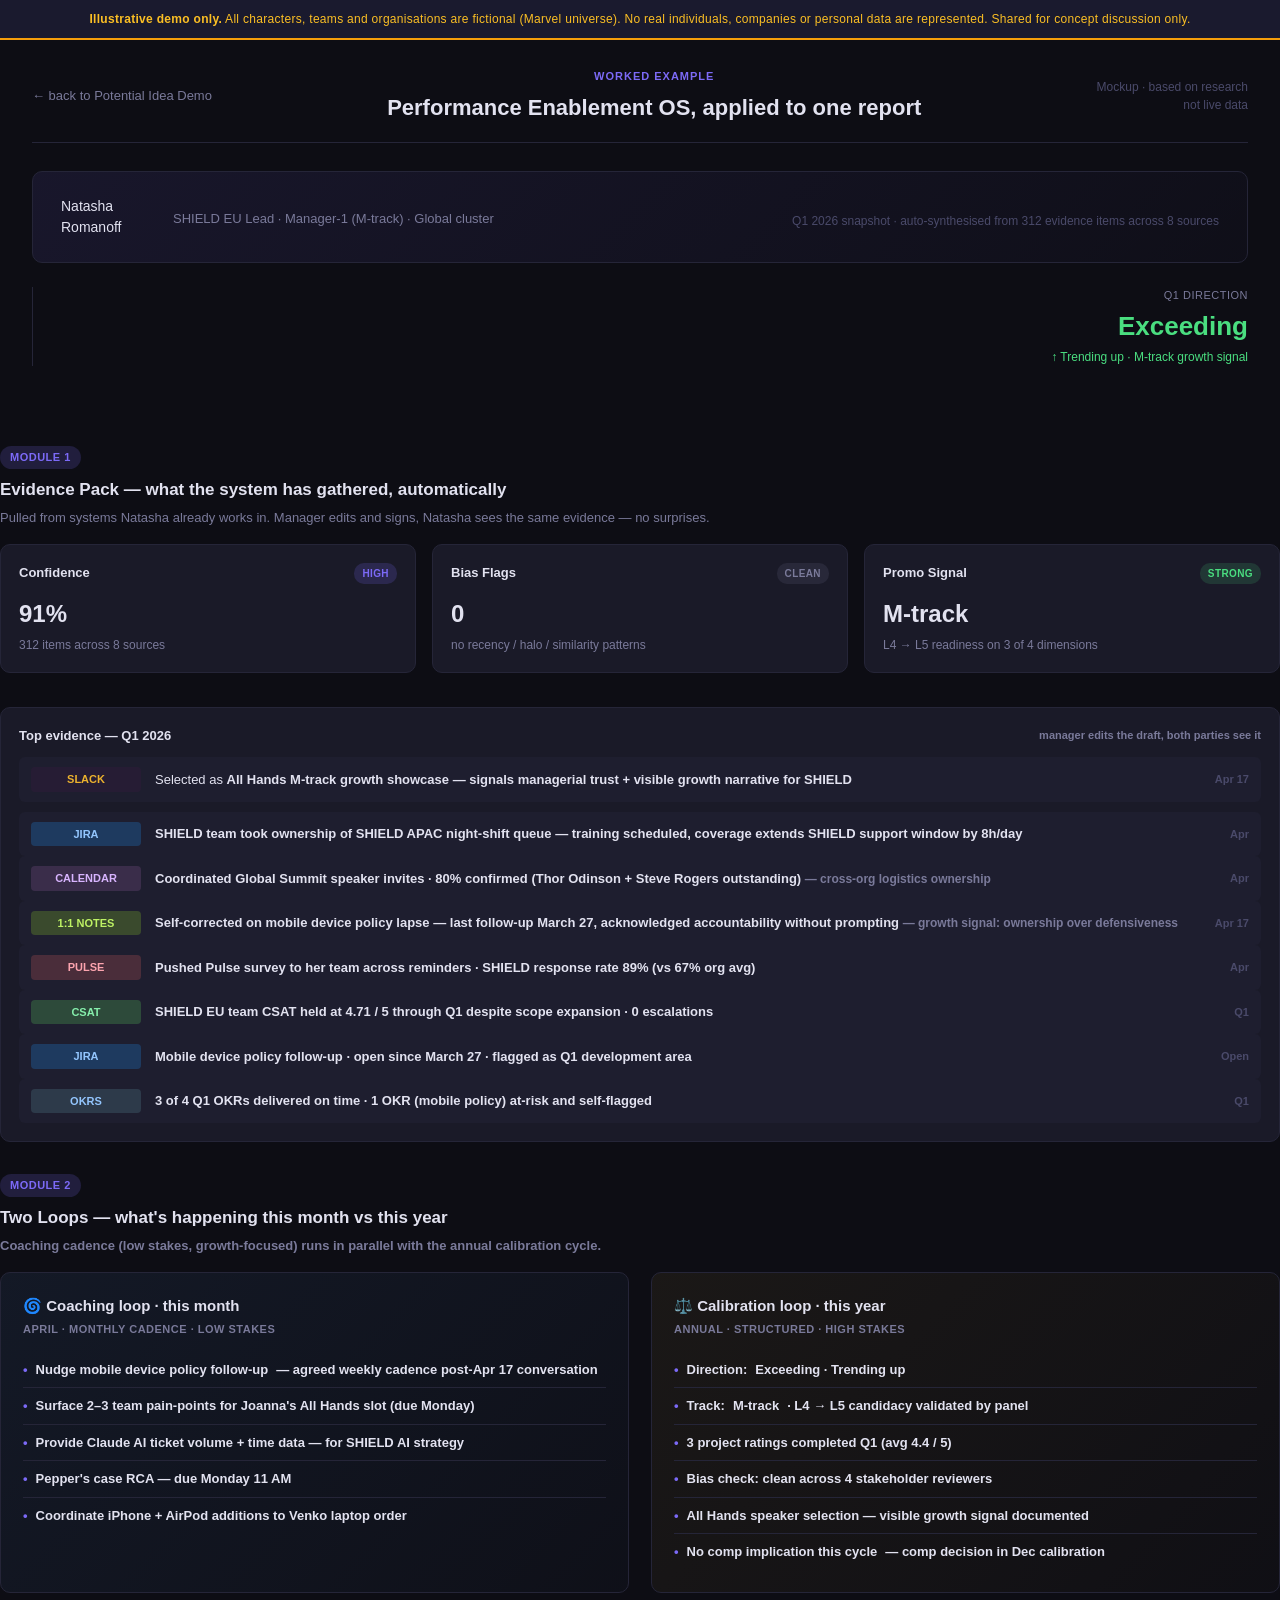
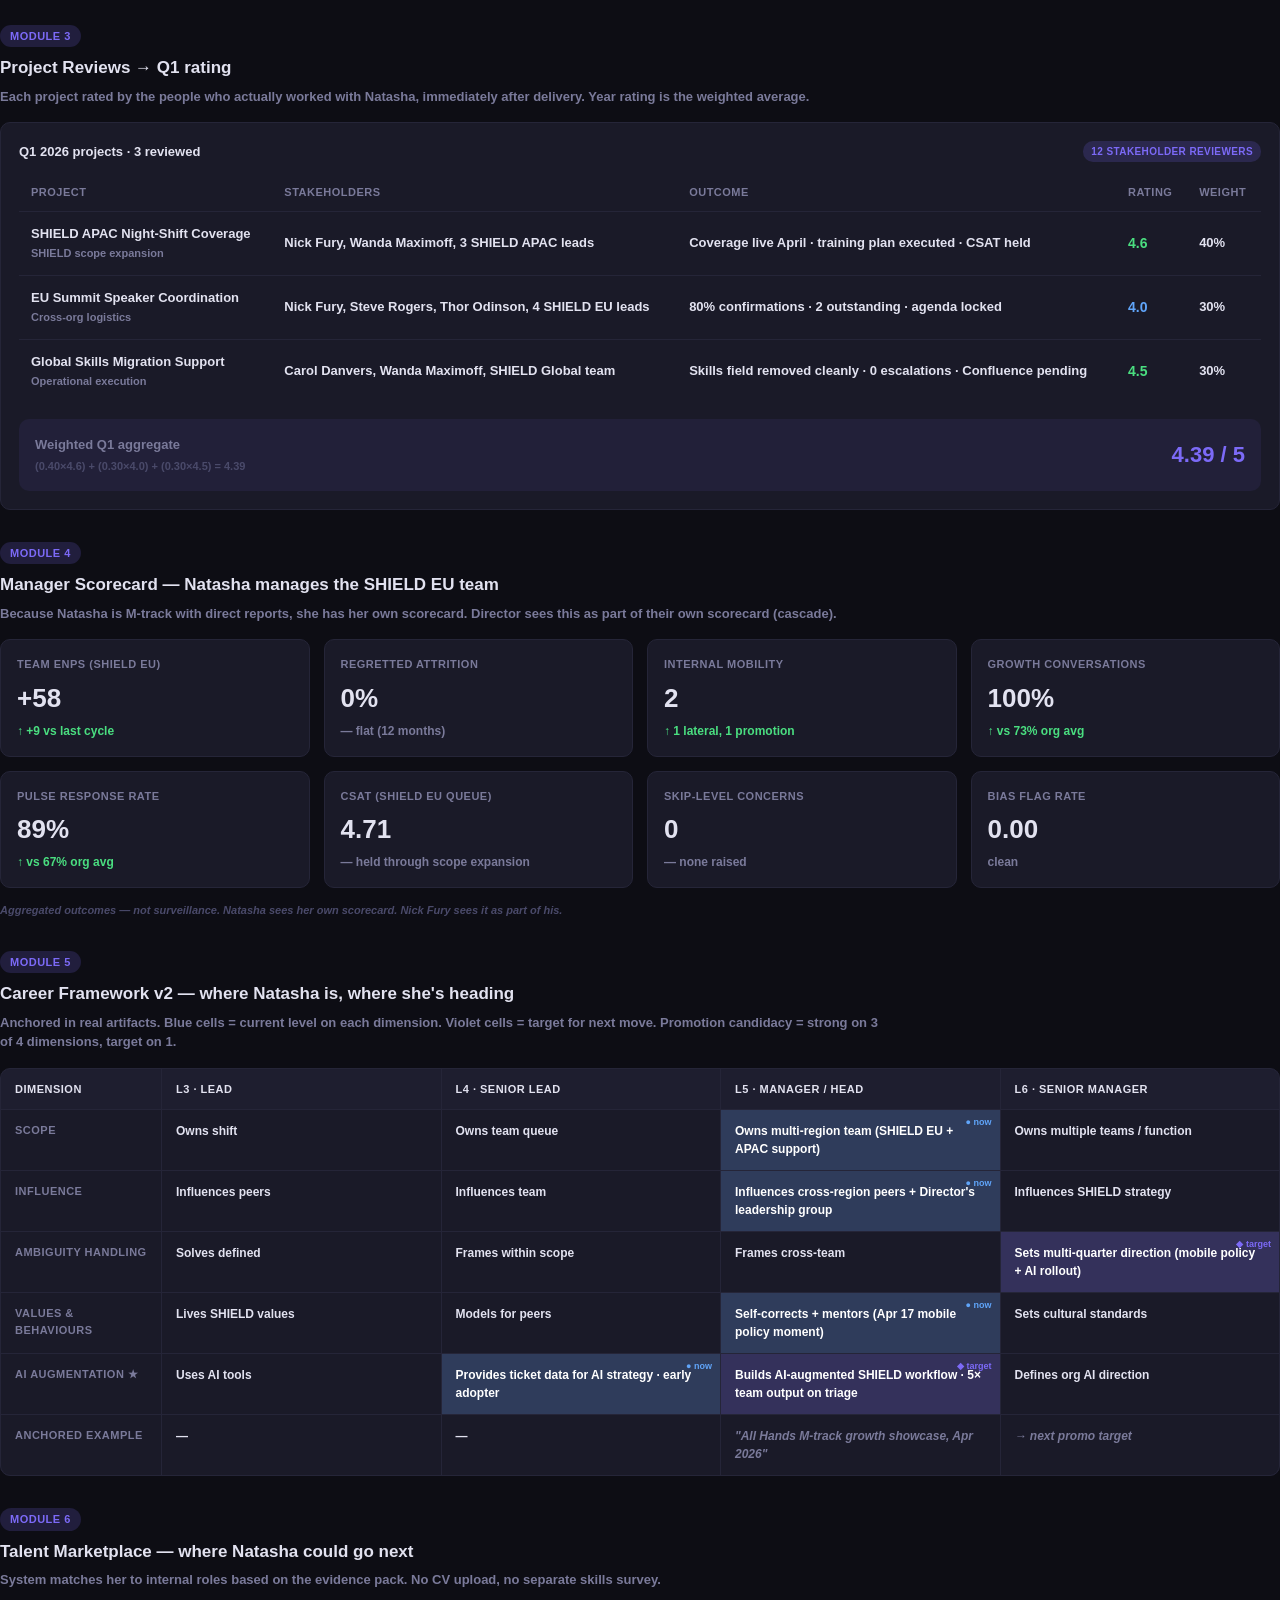
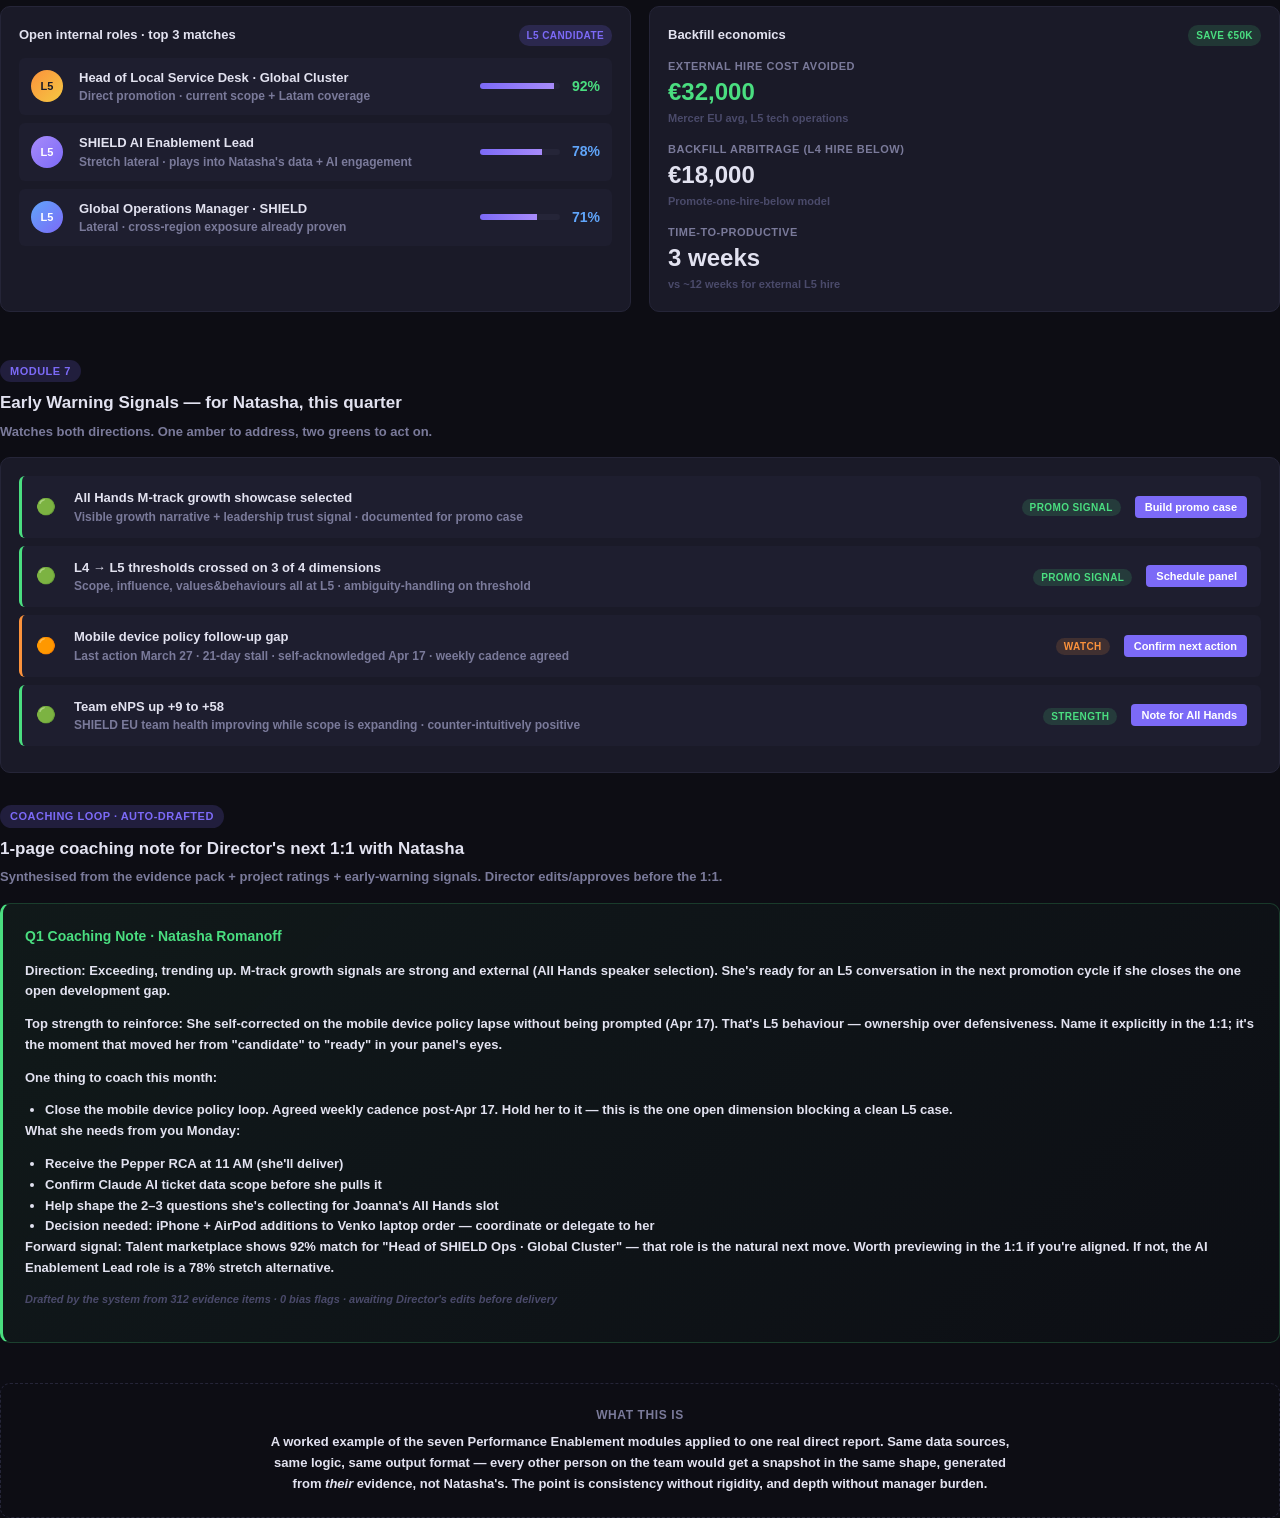
<file: demo-example-natasha.html>
<!DOCTYPE html>
<html lang="en">
<head>
  <meta charset="UTF-8" />
  <meta name="viewport" content="width=device-width, initial-scale=1.0" />
  <title>Worked Example: Natasha Romanoff — Performance Enablement OS</title>
  <link rel="stylesheet" href="style.css" />
  <style>
    body { display: block !important; overflow-y: auto !important; height: auto !important; min-height: 100vh; }

    .ex-wrap { max-width: 1280px; margin: 0 auto; padding: 28px 32px 80px; }

    .ex-top {
      display: flex; align-items: center; justify-content: space-between;
      padding-bottom: 18px; border-bottom: 1px solid var(--card-border); margin-bottom: 28px;
    }
    .ex-back { color: var(--text-muted); text-decoration: none; font-size: 13px; }
    .ex-back:hover { color: var(--accent); }
    .ex-title-block { text-align: center; }
    .ex-eyebrow { font-size: 11px; font-weight: 600; color: var(--accent); letter-spacing: 1px; text-transform: uppercase; margin-bottom: 6px; }
    .ex-title { font-size: 22px; font-weight: 700; }
    .ex-stamp { font-size: 12px; color: var(--text-dim); text-align: right; }

    /* Person header */
    .person-card {
      background: linear-gradient(135deg, rgba(124,106,247,0.10), rgba(124,106,247,0.02));
      border: 1px solid var(--card-border); border-radius: var(--radius);
      padding: 24px 28px; margin-bottom: 24px;
      display: grid; grid-template-columns: 88px 1fr auto; gap: 24px; align-items: center;
    }
    .person-avatar {
      width: 88px; height: 88px; border-radius: 50%;
      background: linear-gradient(135deg, #fb923c, #f5c842);
      display: flex; align-items: center; justify-content: center;
      font-weight: 700; font-size: 32px; color: #1a1a28;
    }
    .person-name { font-size: 24px; font-weight: 700; }
    .person-role { font-size: 13px; color: var(--text-muted); margin-top: 4px; }
    .person-meta { font-size: 12px; color: var(--text-dim); margin-top: 8px; }
    .person-rating {
      text-align: right; padding-left: 24px; border-left: 1px solid var(--card-border);
    }
    .rating-direction { font-size: 11px; color: var(--text-muted); text-transform: uppercase; letter-spacing: 0.5px; }
    .rating-value { font-size: 26px; font-weight: 700; color: var(--exceeding); margin-top: 4px; }
    .rating-track { font-size: 12px; color: var(--exceeding); margin-top: 2px; }

    /* Section */
    .section { margin-bottom: 32px; }
    .section-num {
      display: inline-block; padding: 3px 10px; border-radius: 12px;
      background: rgba(124,106,247,0.18); color: var(--accent);
      font-size: 11px; font-weight: 700; letter-spacing: 0.5px; text-transform: uppercase;
      margin-bottom: 8px;
    }
    .section-h { font-size: 17px; font-weight: 600; margin-bottom: 6px; }
    .section-sub { font-size: 13px; color: var(--text-muted); margin-bottom: 16px; max-width: 880px; }

    .grid-2 { display: grid; grid-template-columns: 1fr 1fr; gap: 18px; }
    .grid-3 { display: grid; grid-template-columns: repeat(3, 1fr); gap: 16px; }
    .grid-4 { display: grid; grid-template-columns: repeat(4, 1fr); gap: 14px; }

    .card {
      background: var(--card-bg); border: 1px solid var(--card-border);
      border-radius: var(--radius); padding: 18px;
    }
    .card-h { font-size: 13px; font-weight: 600; margin-bottom: 12px; display: flex; align-items: center; justify-content: space-between; }

    .pill { font-size: 10px; padding: 3px 8px; border-radius: 10px; font-weight: 600; letter-spacing: 0.4px; text-transform: uppercase; }
    .pill-green { background: rgba(74,222,128,0.15); color: var(--exceeding); }
    .pill-blue  { background: rgba(96,165,250,0.15); color: var(--performing); }
    .pill-amber { background: rgba(251,146,60,0.15); color: var(--dev-needed); }
    .pill-red   { background: rgba(248,113,113,0.15); color: var(--unsatis); }
    .pill-violet{ background: rgba(124,106,247,0.18); color: var(--accent); }
    .pill-grey  { background: rgba(122,122,154,0.15); color: var(--text-muted); }

    /* Evidence */
    .evidence-list { display: flex; flex-direction: column; gap: 10px; }
    .evidence-row {
      display: grid; grid-template-columns: 110px 1fr auto; gap: 14px; align-items: center;
      padding: 10px 12px; border-radius: var(--radius-sm); background: var(--input-bg);
    }
    .evidence-source { font-size: 11px; font-weight: 600; padding: 4px 8px; border-radius: 4px; text-align: center; }
    .src-jira      { background: #1e3a5f; color: #93c5fd; }
    .src-slack     { background: #4a154b30; color: #ecb22e; }
    .src-confluence{ background: #1a3a5f; color: #6cb1ff; }
    .src-csat      { background: #2d4a3a; color: #86efac; }
    .src-calendar  { background: #3a2d4a; color: #d8b4fe; }
    .src-1on1      { background: #3a4a2d; color: #bef264; }
    .src-pulse    { background: #4a2d3a; color: #fda4af; }
    .src-okrs      { background: #2d3a4a; color: #93c5fd; }
    .evidence-text { font-size: 13px; color: var(--text); }
    .evidence-text .muted { color: var(--text-muted); font-size: 12px; }
    .evidence-meta { font-size: 11px; color: var(--text-dim); }

    /* Loops */
    .loops { display: grid; grid-template-columns: 1fr 1fr; gap: 22px; }
    .loop {
      border-radius: var(--radius); padding: 22px; border: 1px solid var(--card-border);
    }
    .loop.coaching { background: linear-gradient(135deg, rgba(96,165,250,0.08), rgba(96,165,250,0.02)); }
    .loop.calibration { background: linear-gradient(135deg, rgba(245,200,66,0.06), rgba(245,200,66,0.01)); }
    .loop h3 { font-size: 15px; margin-bottom: 4px; }
    .loop .freq { font-size: 11px; color: var(--text-muted); text-transform: uppercase; letter-spacing: 0.5px; margin-bottom: 14px; }
    .loop ul { list-style: none; padding: 0; }
    .loop li {
      font-size: 13px; padding: 8px 0; border-bottom: 1px solid var(--card-border);
      display: flex; align-items: flex-start; gap: 8px;
    }
    .loop li:last-child { border-bottom: none; }
    .loop li::before { content: "•"; color: var(--accent); font-weight: 700; flex-shrink: 0; }

    /* Projects */
    .proj-table { width: 100%; border-collapse: collapse; font-size: 13px; }
    .proj-table th { text-align: left; padding: 10px 12px; color: var(--text-muted); font-weight: 600; font-size: 11px; text-transform: uppercase; letter-spacing: 0.5px; border-bottom: 1px solid var(--card-border); }
    .proj-table td { padding: 12px; border-bottom: 1px solid var(--card-border); }
    .proj-table tr:last-child td { border-bottom: none; }
    .rating { font-weight: 700; font-size: 14px; }

    .rollup {
      margin-top: 16px; padding: 16px; background: rgba(124,106,247,0.08); border-radius: var(--radius);
      display: flex; align-items: center; justify-content: space-between;
    }
    .rollup-label { font-size: 13px; color: var(--text-muted); }
    .rollup-val { font-size: 22px; font-weight: 700; color: var(--accent); }

    /* Metrics */
    .metric { background: var(--card-bg); border: 1px solid var(--card-border); border-radius: var(--radius); padding: 16px; }
    .metric-label { font-size: 11px; text-transform: uppercase; color: var(--text-muted); letter-spacing: 0.5px; }
    .metric-value { font-size: 26px; font-weight: 700; margin-top: 6px; }
    .metric-trend { font-size: 12px; margin-top: 4px; }
    .trend-up { color: var(--exceeding); }
    .trend-down { color: var(--unsatis); }
    .trend-flat { color: var(--text-muted); }

    /* Career framework */
    .cf-row {
      display: grid; grid-template-columns: 160px 1fr 1fr 1fr 1fr; gap: 1px;
      background: var(--card-border); border: 1px solid var(--card-border); border-radius: var(--radius); overflow: hidden;
    }
    .cf-row > div { background: var(--card-bg); padding: 12px 14px; font-size: 12px; }
    .cf-row .cf-h { font-weight: 600; background: var(--input-bg); font-size: 11px; text-transform: uppercase; letter-spacing: 0.5px; }
    .cf-row .cf-dim { font-weight: 600; color: var(--text-muted); font-size: 11px; text-transform: uppercase; letter-spacing: 0.5px; }
    .cf-now { background: rgba(96,165,250,0.18) !important; color: #fff !important; font-weight: 600 !important; position: relative; }
    .cf-now::after { content: "● now"; position: absolute; top: 6px; right: 8px; font-size: 9px; color: var(--performing); font-weight: 700; }
    .cf-target { background: rgba(124,106,247,0.18) !important; color: #fff !important; font-weight: 600 !important; position: relative; }
    .cf-target::after { content: "◆ target"; position: absolute; top: 6px; right: 8px; font-size: 9px; color: var(--accent); font-weight: 700; }

    /* Marketplace */
    .market-row {
      display: grid; grid-template-columns: 36px 1fr auto auto; gap: 12px; align-items: center;
      padding: 10px 12px; background: var(--input-bg); border-radius: var(--radius-sm); margin-bottom: 8px;
    }
    .match-bar { width: 80px; height: 6px; background: var(--card-border); border-radius: 3px; overflow: hidden; }
    .match-fill { height: 100%; background: linear-gradient(90deg, var(--accent), #a78bfa); }

    /* Early warning */
    .alert-row {
      display: grid; grid-template-columns: 24px 1fr auto auto; gap: 14px; align-items: center;
      padding: 12px 14px; border-radius: var(--radius-sm); background: var(--input-bg); margin-bottom: 8px;
      border-left: 3px solid var(--text-dim);
    }
    .alert-row.amber { border-left-color: var(--dev-needed); }
    .alert-row.red   { border-left-color: var(--unsatis); }
    .alert-row.green { border-left-color: var(--exceeding); }
    .alert-name { font-weight: 600; font-size: 13px; }
    .alert-detail { color: var(--text-muted); font-size: 12px; }

    /* Coaching note */
    .coaching-card {
      background: linear-gradient(135deg, rgba(74,222,128,0.06), rgba(74,222,128,0.01));
      border: 1px solid rgba(74,222,128,0.20); border-left: 3px solid var(--exceeding);
      border-radius: var(--radius); padding: 22px;
    }
    .coaching-card h3 { font-size: 14px; margin-bottom: 14px; color: var(--exceeding); }
    .coaching-card p { font-size: 13px; color: var(--text); line-height: 1.6; margin-bottom: 12px; }
    .coaching-card ul { font-size: 13px; color: var(--text); padding-left: 20px; line-height: 1.6; }
    .coaching-card .meta { font-size: 11px; color: var(--text-dim); font-style: italic; margin-top: 12px; }

    .footnote { font-size: 11px; color: var(--text-dim); margin-top: 14px; font-style: italic; }
  </style>
</head>
<body>
  <div style="background:#1a1a2e;border-bottom:2px solid #f59e0b;padding:10px 24px;font-size:12px;color:#fbbf24;text-align:center;letter-spacing:0.3px;"><strong>Illustrative demo only.</strong> All characters, teams and organisations are fictional (Marvel universe). No real individuals, companies or personal data are represented. Shared for concept discussion only.</div>

<div class="ex-wrap">

  <div class="ex-top">
    <a href="demo.html" class="ex-back">← back to Potential Idea Demo</a>
    <div class="ex-title-block">
      <div class="ex-eyebrow">Worked Example</div>
      <div class="ex-title">Performance Enablement OS, applied to one report</div>
    </div>
    <div class="ex-stamp">Mockup · based on research<br>not live data</div>
  </div>

  <!-- Person header -->
  <div class="person-card">
    <div class="person-avatar</div>
    <div>
      <div class="person-name">Natasha Romanoff</div>
      <div class="person-role">SHIELD EU Lead · Manager-1 (M-track) · Global cluster</div>
      <div class="person-meta">Q1 2026 snapshot · auto-synthesised from 312 evidence items across 8 sources</div>
    </div>
    <div class="person-rating">
      <div class="rating-direction">Q1 Direction</div>
      <div class="rating-value">Exceeding</div>
      <div class="rating-track">↑ Trending up · M-track growth signal</div>
    </div>
  </div>

  <!-- ─── 1. EVIDENCE PACK ────────────────────────────────────── -->
  <div class="section">
    <div class="section-num">Module 1</div>
    <div class="section-h">Evidence Pack — what the system has gathered, automatically</div>
    <div class="section-sub">
      Pulled from systems Natasha already works in. Manager edits and signs, Natasha sees the same evidence — no surprises.
    </div>

    <div class="grid-3" style="margin-bottom: 18px;">
      <div class="card">
        <div class="card-h">Confidence <span class="pill pill-violet">High</span></div>
        <div style="font-size: 24px; font-weight: 700;">91%</div>
        <div style="color: var(--text-muted); font-size: 12px; margin-top: 4px;">312 items across 8 sources</div>
      </div>
      <div class="card">
        <div class="card-h">Bias Flags <span class="pill pill-grey">Clean</span></div>
        <div style="font-size: 24px; font-weight: 700;">0</div>
        <div style="color: var(--text-muted); font-size: 12px; margin-top: 4px;">no recency / halo / similarity patterns</div>
      </div>
      <div class="card">
        <div class="card-h">Promo Signal <span class="pill pill-green">Strong</span></div>
        <div style="font-size: 24px; font-weight: 700;">M-track</div>
        <div style="color: var(--text-muted); font-size: 12px; margin-top: 4px;">L4 → L5 readiness on 3 of 4 dimensions</div>
      </div>
    </div>

    <div class="card">
      <div class="card-h">Top evidence — Q1 2026 <span style="color: var(--text-muted); font-size: 11px;">manager edits the draft, both parties see it</span></div>
      <div class="evidence-list">
        <div class="evidence-row">
          <div class="evidence-source src-slack">SLACK</div>
          <div class="evidence-text">Selected as <strong>All Hands M-track growth showcase — signals managerial trust + visible growth narrative for SHIELD</span></div>
          <div class="evidence-meta">Apr 17</div>
        </div>
        <div class="evidence-row">
          <div class="evidence-source src-jira">JIRA</div>
          <div class="evidence-text">SHIELD team took ownership of <strong>SHIELD APAC night-shift queue</strong> — training scheduled, coverage extends SHIELD support window by 8h/day</div>
          <div class="evidence-meta">Apr</div>
        </div>
        <div class="evidence-row">
          <div class="evidence-source src-calendar">CALENDAR</div>
          <div class="evidence-text">Coordinated <strong>Global Summit speaker invites</strong> · 80% confirmed (Thor Odinson + Steve Rogers outstanding) <span class="muted">— cross-org logistics ownership</span></div>
          <div class="evidence-meta">Apr</div>
        </div>
        <div class="evidence-row">
          <div class="evidence-source src-1on1">1:1 NOTES</div>
          <div class="evidence-text"><strong>Self-corrected on mobile device policy lapse</strong> — last follow-up March 27, acknowledged accountability without prompting <span class="muted">— growth signal: ownership over defensiveness</span></div>
          <div class="evidence-meta">Apr 17</div>
        </div>
        <div class="evidence-row">
          <div class="evidence-source src-pulse">PULSE</div>
          <div class="evidence-text">Pushed Pulse survey to her team across reminders · SHIELD response rate <strong>89% (vs 67% org avg)</strong></div>
          <div class="evidence-meta">Apr</div>
        </div>
        <div class="evidence-row">
          <div class="evidence-source src-csat">CSAT</div>
          <div class="evidence-text">SHIELD EU team CSAT held at <strong>4.71 / 5</strong> through Q1 despite scope expansion · 0 escalations</div>
          <div class="evidence-meta">Q1</div>
        </div>
        <div class="evidence-row">
          <div class="evidence-source src-jira">JIRA</div>
          <div class="evidence-text"><strong>Mobile device policy follow-up</strong> · open since March 27 · flagged as Q1 development area</div>
          <div class="evidence-meta">Open</div>
        </div>
        <div class="evidence-row">
          <div class="evidence-source src-okrs">OKRS</div>
          <div class="evidence-text">3 of 4 Q1 OKRs delivered on time · 1 OKR (mobile policy) at-risk and self-flagged</div>
          <div class="evidence-meta">Q1</div>
        </div>
      </div>
    </div>
  </div>

  <!-- ─── 2. TWO LOOPS ────────────────────────────────────────── -->
  <div class="section">
    <div class="section-num">Module 2</div>
    <div class="section-h">Two Loops — what's happening this month vs this year</div>
    <div class="section-sub">
      Coaching cadence (low stakes, growth-focused) runs in parallel with the annual calibration cycle.
    </div>

    <div class="loops">
      <div class="loop coaching">
        <h3>🌀 Coaching loop · this month</h3>
        <div class="freq">April · monthly cadence · low stakes</div>
        <ul>
          <li><strong>Nudge mobile device policy follow-up</strong> — agreed weekly cadence post-Apr 17 conversation</li>
          <li>Surface 2–3 team pain-points for Joanna's All Hands slot (due Monday)</li>
          <li>Provide Claude AI ticket volume + time data — for SHIELD AI strategy</li>
          <li>Pepper's case RCA — due Monday 11 AM</li>
          <li>Coordinate iPhone + AirPod additions to Venko laptop order</li>
        </ul>
      </div>
      <div class="loop calibration">
        <h3>⚖️ Calibration loop · this year</h3>
        <div class="freq">Annual · structured · high stakes</div>
        <ul>
          <li>Direction: <strong>Exceeding · Trending up</strong></li>
          <li>Track: <strong>M-track</strong> · L4 → L5 candidacy validated by panel</li>
          <li>3 project ratings completed Q1 (avg 4.4 / 5)</li>
          <li>Bias check: clean across 4 stakeholder reviewers</li>
          <li>All Hands speaker selection — visible growth signal documented</li>
          <li><strong>No comp implication this cycle</strong> — comp decision in Dec calibration</li>
        </ul>
      </div>
    </div>
  </div>

  <!-- ─── 3. PROJECT ROLLUP ────────────────────────────────────── -->
  <div class="section">
    <div class="section-num">Module 3</div>
    <div class="section-h">Project Reviews → Q1 rating</div>
    <div class="section-sub">
      Each project rated by the people who actually worked with Natasha, immediately after delivery. Year rating is the weighted average.
    </div>

    <div class="card">
      <div class="card-h">Q1 2026 projects · 3 reviewed <span class="pill pill-violet">12 stakeholder reviewers</span></div>
      <table class="proj-table">
        <thead>
          <tr><th>Project</th><th>Stakeholders</th><th>Outcome</th><th>Rating</th><th>Weight</th></tr>
        </thead>
        <tbody>
          <tr>
            <td><strong>SHIELD APAC Night-Shift Coverage</strong><br><span style="color: var(--text-muted); font-size: 11px;">SHIELD scope expansion</span></td>
            <td>Nick Fury, Wanda Maximoff, 3 SHIELD APAC leads</td>
            <td>Coverage live April · training plan executed · CSAT held</td>
            <td class="rating" style="color: var(--exceeding);">4.6</td>
            <td>40%</td>
          </tr>
          <tr>
            <td><strong>EU Summit Speaker Coordination</strong><br><span style="color: var(--text-muted); font-size: 11px;">Cross-org logistics</span></td>
            <td>Nick Fury, Steve Rogers, Thor Odinson, 4 SHIELD EU leads</td>
            <td>80% confirmations · 2 outstanding · agenda locked</td>
            <td class="rating" style="color: var(--performing);">4.0</td>
            <td>30%</td>
          </tr>
          <tr>
            <td><strong>Global Skills Migration Support</strong><br><span style="color: var(--text-muted); font-size: 11px;">Operational execution</span></td>
            <td>Carol Danvers, Wanda Maximoff, SHIELD Global team</td>
            <td>Skills field removed cleanly · 0 escalations · Confluence pending</td>
            <td class="rating" style="color: var(--exceeding);">4.5</td>
            <td>30%</td>
          </tr>
        </tbody>
      </table>

      <div class="rollup">
        <div>
          <div class="rollup-label">Weighted Q1 aggregate</div>
          <div style="font-size: 11px; color: var(--text-dim); margin-top: 4px;">(0.40×4.6) + (0.30×4.0) + (0.30×4.5) = 4.39</div>
        </div>
        <div class="rollup-val">4.39 / 5</div>
      </div>
    </div>
  </div>

  <!-- ─── 4. MANAGER SCORECARD ─────────────────────────────────── -->
  <div class="section">
    <div class="section-num">Module 4</div>
    <div class="section-h">Manager Scorecard — Natasha manages the SHIELD EU team</div>
    <div class="section-sub">
      Because Natasha is M-track with direct reports, she has her own scorecard. Director sees this as part of their own scorecard (cascade).
    </div>

    <div class="grid-4">
      <div class="metric">
        <div class="metric-label">Team eNPS (SHIELD EU)</div>
        <div class="metric-value">+58</div>
        <div class="metric-trend trend-up">↑ +9 vs last cycle</div>
      </div>
      <div class="metric">
        <div class="metric-label">Regretted attrition</div>
        <div class="metric-value">0%</div>
        <div class="metric-trend trend-flat">— flat (12 months)</div>
      </div>
      <div class="metric">
        <div class="metric-label">Internal mobility</div>
        <div class="metric-value">2</div>
        <div class="metric-trend trend-up">↑ 1 lateral, 1 promotion</div>
      </div>
      <div class="metric">
        <div class="metric-label">Growth conversations</div>
        <div class="metric-value">100%</div>
        <div class="metric-trend trend-up">↑ vs 73% org avg</div>
      </div>
      <div class="metric">
        <div class="metric-label">Pulse response rate</div>
        <div class="metric-value">89%</div>
        <div class="metric-trend trend-up">↑ vs 67% org avg</div>
      </div>
      <div class="metric">
        <div class="metric-label">CSAT (SHIELD EU queue)</div>
        <div class="metric-value">4.71</div>
        <div class="metric-trend trend-flat">— held through scope expansion</div>
      </div>
      <div class="metric">
        <div class="metric-label">Skip-level concerns</div>
        <div class="metric-value">0</div>
        <div class="metric-trend trend-flat">— none raised</div>
      </div>
      <div class="metric">
        <div class="metric-label">Bias flag rate</div>
        <div class="metric-value">0.00</div>
        <div class="metric-trend trend-flat">clean</div>
      </div>
    </div>
    <div class="footnote">Aggregated outcomes — not surveillance. Natasha sees her own scorecard. Nick Fury sees it as part of his.</div>
  </div>

  <!-- ─── 5. CAREER FRAMEWORK V2 ───────────────────────────────── -->
  <div class="section">
    <div class="section-num">Module 5</div>
    <div class="section-h">Career Framework v2 — where Natasha is, where she's heading</div>
    <div class="section-sub">
      Anchored in real artifacts. Blue cells = current level on each dimension. Violet cells = target for next move.
      Promotion candidacy = strong on 3 of 4 dimensions, target on 1.
    </div>

    <div class="cf-row">
      <div class="cf-h">Dimension</div>
      <div class="cf-h">L3 · Lead</div>
      <div class="cf-h">L4 · Senior Lead</div>
      <div class="cf-h">L5 · Manager / Head</div>
      <div class="cf-h">L6 · Senior Manager</div>

      <div class="cf-dim">Scope</div>
      <div>Owns shift</div>
      <div>Owns team queue</div>
      <div class="cf-now">Owns multi-region team (SHIELD EU + APAC support)</div>
      <div>Owns multiple teams / function</div>

      <div class="cf-dim">Influence</div>
      <div>Influences peers</div>
      <div>Influences team</div>
      <div class="cf-now">Influences cross-region peers + Director's leadership group</div>
      <div>Influences SHIELD strategy</div>

      <div class="cf-dim">Ambiguity handling</div>
      <div>Solves defined</div>
      <div>Frames within scope</div>
      <div>Frames cross-team</div>
      <div class="cf-target">Sets multi-quarter direction (mobile policy + AI rollout)</div>

      <div class="cf-dim">Values & Behaviours</div>
      <div>Lives SHIELD values</div>
      <div>Models for peers</div>
      <div class="cf-now">Self-corrects + mentors (Apr 17 mobile policy moment)</div>
      <div>Sets cultural standards</div>

      <div class="cf-dim">AI Augmentation ★</div>
      <div>Uses AI tools</div>
      <div class="cf-now">Provides ticket data for AI strategy · early adopter</div>
      <div class="cf-target">Builds AI-augmented SHIELD workflow · 5× team output on triage</div>
      <div>Defines org AI direction</div>

      <div class="cf-dim">Anchored example</div>
      <div>—</div>
      <div>—</div>
      <div style="font-style: italic; color: var(--text-muted);">"All Hands M-track growth showcase, Apr 2026"</div>
      <div style="font-style: italic; color: var(--text-muted);">→ next promo target</div>
    </div>
  </div>

  <!-- ─── 6. TALENT MARKETPLACE ─────────────────────────────────── -->
  <div class="section">
    <div class="section-num">Module 6</div>
    <div class="section-h">Talent Marketplace — where Natasha could go next</div>
    <div class="section-sub">
      System matches her to internal roles based on the evidence pack. No CV upload, no separate skills survey.
    </div>

    <div class="grid-2">
      <div class="card">
        <div class="card-h">Open internal roles · top 3 matches <span class="pill pill-violet">L5 candidate</span></div>

        <div class="market-row">
          <div style="width:32px;height:32px;border-radius:50%;background:linear-gradient(135deg,#fb923c,#f5c842);display:flex;align-items:center;justify-content:center;font-weight:700;color:#1a1a28;font-size:11px;">L5</div>
          <div>
            <div style="font-weight:600;font-size:13px;">Head of Local Service Desk · Global Cluster</div>
            <div style="color: var(--text-muted); font-size: 12px;">Direct promotion · current scope + Latam coverage</div>
          </div>
          <div class="match-bar"><div class="match-fill" style="width: 92%;"></div></div>
          <div style="font-weight:700; color: var(--exceeding);">92%</div>
        </div>

        <div class="market-row">
          <div style="width:32px;height:32px;border-radius:50%;background:linear-gradient(135deg,#a78bfa,#7c6af7);display:flex;align-items:center;justify-content:center;font-weight:700;color:#fff;font-size:11px;">L5</div>
          <div>
            <div style="font-weight:600;font-size:13px;">SHIELD AI Enablement Lead</div>
            <div style="color: var(--text-muted); font-size: 12px;">Stretch lateral · plays into Natasha's data + AI engagement</div>
          </div>
          <div class="match-bar"><div class="match-fill" style="width: 78%;"></div></div>
          <div style="font-weight:700; color: var(--performing);">78%</div>
        </div>

        <div class="market-row">
          <div style="width:32px;height:32px;border-radius:50%;background:linear-gradient(135deg,#60a5fa,#7c6af7);display:flex;align-items:center;justify-content:center;font-weight:700;color:#fff;font-size:11px;">L5</div>
          <div>
            <div style="font-weight:600;font-size:13px;">Global Operations Manager · SHIELD</div>
            <div style="color: var(--text-muted); font-size: 12px;">Lateral · cross-region exposure already proven</div>
          </div>
          <div class="match-bar"><div class="match-fill" style="width: 71%;"></div></div>
          <div style="font-weight:700; color: var(--performing);">71%</div>
        </div>
      </div>

      <div class="card">
        <div class="card-h">Backfill economics <span class="pill pill-green">Save €50K</span></div>
        <div style="display:flex; flex-direction: column; gap: 14px;">
          <div>
            <div style="font-size:11px; color: var(--text-muted); text-transform: uppercase; letter-spacing: 0.5px;">External hire cost avoided</div>
            <div style="font-size: 24px; font-weight: 700; color: var(--exceeding);">€32,000</div>
            <div style="font-size: 11px; color: var(--text-dim);">Mercer EU avg, L5 tech operations</div>
          </div>
          <div>
            <div style="font-size:11px; color: var(--text-muted); text-transform: uppercase; letter-spacing: 0.5px;">Backfill arbitrage (L4 hire below)</div>
            <div style="font-size: 24px; font-weight: 700;">€18,000</div>
            <div style="font-size: 11px; color: var(--text-dim);">Promote-one-hire-below model</div>
          </div>
          <div>
            <div style="font-size:11px; color: var(--text-muted); text-transform: uppercase; letter-spacing: 0.5px;">Time-to-productive</div>
            <div style="font-size: 24px; font-weight: 700;">3 weeks</div>
            <div style="font-size: 11px; color: var(--text-dim);">vs ~12 weeks for external L5 hire</div>
          </div>
        </div>
      </div>
    </div>
  </div>

  <!-- ─── 7. EARLY WARNING ────────────────────────────────────── -->
  <div class="section">
    <div class="section-num">Module 7</div>
    <div class="section-h">Early Warning Signals — for Natasha, this quarter</div>
    <div class="section-sub">
      Watches both directions. One amber to address, two greens to act on.
    </div>

    <div class="card">
      <div class="alert-row green">
        <div style="font-size:16px;">🟢</div>
        <div>
          <div class="alert-name">All Hands M-track growth showcase selected</div>
          <div class="alert-detail">Visible growth narrative + leadership trust signal · documented for promo case</div>
        </div>
        <div><span class="pill pill-green">Promo signal</span></div>
        <button style="font-size:11px; padding: 5px 10px; border-radius: 4px; background: var(--accent); color: #fff; border: none; font-weight: 600; cursor: pointer;">Build promo case</button>
      </div>

      <div class="alert-row green">
        <div style="font-size:16px;">🟢</div>
        <div>
          <div class="alert-name">L4 → L5 thresholds crossed on 3 of 4 dimensions</div>
          <div class="alert-detail">Scope, influence, values&behaviours all at L5 · ambiguity-handling on threshold</div>
        </div>
        <div><span class="pill pill-green">Promo signal</span></div>
        <button style="font-size:11px; padding: 5px 10px; border-radius: 4px; background: var(--accent); color: #fff; border: none; font-weight: 600; cursor: pointer;">Schedule panel</button>
      </div>

      <div class="alert-row amber">
        <div style="font-size:16px;">🟠</div>
        <div>
          <div class="alert-name">Mobile device policy follow-up gap</div>
          <div class="alert-detail">Last action March 27 · 21-day stall · self-acknowledged Apr 17 · weekly cadence agreed</div>
        </div>
        <div><span class="pill pill-amber">Watch</span></div>
        <button style="font-size:11px; padding: 5px 10px; border-radius: 4px; background: var(--accent); color: #fff; border: none; font-weight: 600; cursor: pointer;">Confirm next action</button>
      </div>

      <div class="alert-row green">
        <div style="font-size:16px;">🟢</div>
        <div>
          <div class="alert-name">Team eNPS up +9 to +58</div>
          <div class="alert-detail">SHIELD EU team health improving while scope is expanding · counter-intuitively positive</div>
        </div>
        <div><span class="pill pill-green">Strength</span></div>
        <button style="font-size:11px; padding: 5px 10px; border-radius: 4px; background: var(--accent); color: #fff; border: none; font-weight: 600; cursor: pointer;">Note for All Hands</button>
      </div>
    </div>
  </div>

  <!-- ─── COACHING NOTE ────────────────────────────────────────── -->
  <div class="section">
    <div class="section-num">Coaching Loop · auto-drafted</div>
    <div class="section-h">1-page coaching note for Director's next 1:1 with Natasha</div>
    <div class="section-sub">
      Synthesised from the evidence pack + project ratings + early-warning signals. Director edits/approves before the 1:1.
    </div>

    <div class="coaching-card">
      <h3>Q1 Coaching Note · Natasha Romanoff</h3>

      <p><strong>Direction:</strong> Exceeding, trending up. M-track growth signals are strong and external (All Hands speaker selection). She's ready for an L5 conversation in the next promotion cycle if she closes the one open development gap.</p>

      <p><strong>Top strength to reinforce:</strong> She self-corrected on the mobile device policy lapse without being prompted (Apr 17). That's L5 behaviour — ownership over defensiveness. Name it explicitly in the 1:1; it's the moment that moved her from "candidate" to "ready" in your panel's eyes.</p>

      <p><strong>One thing to coach this month:</strong></p>
      <ul>
        <li><strong>Close the mobile device policy loop.</strong> Agreed weekly cadence post-Apr 17. Hold her to it — this is the one open dimension blocking a clean L5 case.</li>
      </ul>

      <p><strong>What she needs from you Monday:</strong></p>
      <ul>
        <li>Receive the Pepper RCA at 11 AM (she'll deliver)</li>
        <li>Confirm Claude AI ticket data scope before she pulls it</li>
        <li>Help shape the 2–3 questions she's collecting for Joanna's All Hands slot</li>
        <li>Decision needed: iPhone + AirPod additions to Venko laptop order — coordinate or delegate to her</li>
      </ul>

      <p><strong>Forward signal:</strong> Talent marketplace shows 92% match for "Head of SHIELD Ops · Global Cluster" — that role is the natural next move. Worth previewing in the 1:1 if you're aligned. If not, the AI Enablement Lead role is a 78% stretch alternative.</p>

      <p class="meta">Drafted by the system from 312 evidence items · 0 bias flags · awaiting Director's edits before delivery</p>
    </div>
  </div>

  <div style="margin-top: 40px; padding: 22px; border: 1px dashed var(--card-border); border-radius: var(--radius); text-align: center;">
    <div style="font-size: 12px; color: var(--text-muted); text-transform: uppercase; letter-spacing: 0.6px; margin-bottom: 8px;">What this is</div>
    <div style="font-size: 13px; color: var(--text); max-width: 760px; margin: 0 auto; line-height: 1.6;">
      A worked example of the seven Performance Enablement modules applied to one real direct report.
      Same data sources, same logic, same output format — every other person on the team would get a snapshot in the same shape,
      generated from <em>their</em> evidence, not Natasha's. The point is consistency without rigidity, and depth without manager burden.
    </div>
  </div>

</div>

</body>
</html>
</file>
<file: style.css>
/* ── Reset & Variables ─────────────────────────────────────────────────────── */
*, *::before, *::after { box-sizing: border-box; margin: 0; padding: 0; }

:root {
  --bg:           #0d0d14;
  --sidebar-bg:   #13131e;
  --card-bg:      #1a1a28;
  --card-border:  #252538;
  --input-bg:     #1e1e2f;
  --text:         #e2e2f0;
  --text-muted:   #7a7a9a;
  --text-dim:     #4a4a6a;
  --accent:       #7c6af7;
  --accent-hover: #9580ff;
  --radius:       10px;
  --radius-sm:    6px;

  --outstanding:  #f5c842;
  --exceeding:    #4ade80;
  --performing:   #60a5fa;
  --dev-needed:   #fb923c;
  --unsatis:      #f87171;
  --on-track:     #4ade80;
  --off-track:    #f87171;
}

html, body { height: 100%; font-family: -apple-system, BlinkMacSystemFont, 'Segoe UI', sans-serif; background: var(--bg); color: var(--text); font-size: 14px; line-height: 1.5; }

/* ── Layout ───────────────────────────────────────────────────────────────── */
body { display: flex; height: 100vh; overflow: hidden; }

.sidebar {
  width: 220px; min-width: 220px;
  background: var(--sidebar-bg);
  border-right: 1px solid var(--card-border);
  display: flex; flex-direction: column;
  overflow-y: auto;
}

.main {
  flex: 1; overflow-y: auto;
  padding: 32px;
  background: var(--bg);
}

/* ── Sidebar ──────────────────────────────────────────────────────────────── */
.sidebar-header {
  display: flex; align-items: center; justify-content: space-between;
  padding: 20px 16px 12px;
  border-bottom: 1px solid var(--card-border);
}
.sidebar-title { font-weight: 600; font-size: 13px; letter-spacing: 0.5px; color: var(--text-muted); text-transform: uppercase; }

.member-list { padding: 8px; }

.member-card {
  display: flex; align-items: center; gap: 10px;
  padding: 10px 10px;
  border-radius: var(--radius-sm);
  cursor: pointer;
  transition: background 0.15s;
  border: 1px solid transparent;
  margin-bottom: 2px;
}
.member-card:hover { background: var(--card-bg); }
.member-card.active { background: var(--card-bg); border-color: var(--card-border); }

.avatar {
  width: 36px; height: 36px; border-radius: 50%;
  display: flex; align-items: center; justify-content: center;
  font-weight: 700; font-size: 13px;
  flex-shrink: 0;
  background: linear-gradient(135deg, var(--accent), #a78bfa);
  color: #fff;
}

.avatar-photo { width: 100%; height: 100%; object-fit: cover; border-radius: 50%; display: block; }

.member-info { min-width: 0; }
.member-name { font-weight: 600; font-size: 13px; white-space: nowrap; overflow: hidden; text-overflow: ellipsis; }
.member-role-sm { font-size: 11px; color: var(--text-muted); white-space: nowrap; overflow: hidden; text-overflow: ellipsis; }

/* ── Rating Badge ─────────────────────────────────────────────────────────── */
.badge {
  display: inline-flex; align-items: center;
  padding: 2px 8px; border-radius: 20px;
  font-size: 11px; font-weight: 600; white-space: nowrap;
}
.badge-outstanding  { background: rgba(245,200,66,0.15);  color: var(--outstanding); }
.badge-exceeding    { background: rgba(74,222,128,0.15);  color: var(--exceeding); }
.badge-performing   { background: rgba(96,165,250,0.15);  color: var(--performing); }
.badge-dev-needed   { background: rgba(251,146,60,0.15);  color: var(--dev-needed); }
.badge-unsatis      { background: rgba(248,113,113,0.15); color: var(--unsatis); }
.badge-unknown      { background: rgba(122,122,154,0.15); color: var(--text-muted); }
.badge-on-track     { background: rgba(74,222,128,0.12);  color: var(--on-track); }
.badge-off-track    { background: rgba(248,113,113,0.12); color: var(--off-track); }

/* ── Empty State ──────────────────────────────────────────────────────────── */
.empty-state {
  display: flex; flex-direction: column; align-items: center; justify-content: center;
  height: 100%; gap: 12px; color: var(--text-muted);
}
.empty-icon { font-size: 48px; }
.loading-spinner { text-align: center; color: var(--text-muted); padding: 24px; }

/* ── Person Detail ────────────────────────────────────────────────────────── */
.person-header {
  display: flex; align-items: center; gap: 16px;
  margin-bottom: 24px;
}
.avatar-lg {
  width: 52px; height: 52px; border-radius: 50%;
  display: flex; align-items: center; justify-content: center;
  font-weight: 700; font-size: 18px;
  background: linear-gradient(135deg, var(--accent), #a78bfa);
  color: #fff; flex-shrink: 0;
}
.person-meta h1 { font-size: 20px; font-weight: 700; }
.person-meta .meta-row { display: flex; align-items: center; gap: 8px; margin-top: 4px; color: var(--text-muted); font-size: 13px; }
.meta-dot { opacity: 0.4; }

/* .upload-btn-top removed — upload moved to sidebar zone */

/* ── Tabs ─────────────────────────────────────────────────────────────────── */
.tabs { display: flex; gap: 0; border-bottom: 1px solid var(--card-border); margin-bottom: 24px; }
.tab {
  padding: 10px 18px;
  background: none; border: none; color: var(--text-muted);
  cursor: pointer; font-size: 13px; font-weight: 500;
  border-bottom: 2px solid transparent; margin-bottom: -1px;
  transition: color 0.15s;
}
.tab:hover { color: var(--text); }
.tab.active { color: var(--accent); border-bottom-color: var(--accent); }

.tab-panel { display: none; }
.tab-panel.active { display: block; }

/* ── Cards ────────────────────────────────────────────────────────────────── */
.card {
  background: var(--card-bg);
  border: 1px solid var(--card-border);
  border-radius: var(--radius);
  padding: 20px;
  margin-bottom: 16px;
}
.card-title { font-size: 12px; font-weight: 600; text-transform: uppercase; letter-spacing: 0.5px; color: var(--text-muted); margin-bottom: 14px; }

/* ── Overview Grid ────────────────────────────────────────────────────────── */
.overview-grid { display: grid; grid-template-columns: 1fr 1fr; gap: 16px; margin-bottom: 16px; }
@media (max-width: 900px) { .overview-grid { grid-template-columns: 1fr; } }

.stat-block { display: flex; flex-direction: column; gap: 4px; }
.stat-label { font-size: 11px; color: var(--text-muted); text-transform: uppercase; letter-spacing: 0.4px; }
.stat-value { font-size: 15px; font-weight: 600; }

/* ── WHAT vs HOW Matrix ───────────────────────────────────────────────────── */
.matrix-wrap { display: flex; gap: 24px; align-items: flex-start; flex-wrap: wrap; }

.matrix-container {
  display: flex; flex-direction: column; align-items: flex-end; gap: 4px;
}
.matrix-row { display: flex; gap: 4px; }
.matrix-cell {
  width: 100px; height: 52px;
  display: flex; align-items: center; justify-content: center;
  border-radius: var(--radius-sm);
  font-size: 11px; font-weight: 600;
  background: var(--input-bg);
  color: var(--text-muted);
  border: 1px solid var(--card-border);
  text-align: center; padding: 4px;
  transition: opacity 0.2s;
  line-height: 1.3;
}
.matrix-cell.active {
  border-width: 2px;
}
.matrix-cell.dim { opacity: 0.3; }
.matrix-cell.outstanding { background: rgba(245,200,66,0.15);  color: var(--outstanding); border-color: var(--outstanding); }
.matrix-cell.exceeding   { background: rgba(74,222,128,0.15);  color: var(--exceeding);   border-color: var(--exceeding); }
.matrix-cell.performing  { background: rgba(96,165,250,0.15);  color: var(--performing);  border-color: var(--performing); }
.matrix-cell.dev-needed  { background: rgba(251,146,60,0.15);  color: var(--dev-needed);  border-color: var(--dev-needed); }
.matrix-cell.unsatis     { background: rgba(248,113,113,0.15); color: var(--unsatis);     border-color: var(--unsatis); }

.matrix-axis-label {
  font-size: 10px; color: var(--text-muted); text-transform: uppercase; letter-spacing: 0.4px;
  text-align: center;
}
.matrix-y-labels { display: flex; flex-direction: column; gap: 4px; justify-content: center; padding-top: 24px; }
.matrix-y-label { height: 52px; display: flex; align-items: center; font-size: 10px; color: var(--text-muted); white-space: nowrap; text-align: right; padding-right: 6px; }
.matrix-x-labels { display: flex; gap: 4px; padding-left: 0; }
.matrix-x-label { width: 100px; text-align: center; font-size: 10px; color: var(--text-muted); }

.matrix-legend { margin-top: 8px; }
.legend-item { display: flex; align-items: center; gap: 8px; font-size: 12px; margin-bottom: 4px; }
.legend-dot { width: 8px; height: 8px; border-radius: 50%; flex-shrink: 0; }

/* ── Delivery Table ───────────────────────────────────────────────────────── */
.delivery-table { width: 100%; border-collapse: collapse; }
.delivery-table th, .delivery-table td { text-align: left; padding: 8px 10px; border-bottom: 1px solid var(--card-border); font-size: 13px; }
.delivery-table th { color: var(--text-muted); font-weight: 600; font-size: 11px; text-transform: uppercase; letter-spacing: 0.4px; }
.delivery-table tr:last-child td { border-bottom: none; }
.status-done    { color: var(--exceeding); }
.status-prog    { color: var(--performing); }
.status-blocked { color: var(--dev-needed); }

/* ── Missing Files Warning ────────────────────────────────────────────────── */
.missing-list { list-style: none; }
.missing-item { display: flex; align-items: flex-start; gap: 8px; padding: 6px 0; font-size: 13px; color: var(--dev-needed); }
.missing-item::before { content: '⚠'; font-size: 13px; flex-shrink: 0; margin-top: 1px; }

/* ── Files Tab ────────────────────────────────────────────────────────────── */
.file-list { display: flex; flex-direction: column; gap: 6px; }
.file-row {
  display: flex; align-items: center; gap: 12px;
  padding: 10px 14px;
  background: var(--input-bg);
  border: 1px solid var(--card-border);
  border-radius: var(--radius-sm);
}
.file-icon { font-size: 18px; flex-shrink: 0; }
.file-info { flex: 1; min-width: 0; }
.file-name { font-size: 13px; font-weight: 500; white-space: nowrap; overflow: hidden; text-overflow: ellipsis; }
.file-meta { font-size: 11px; color: var(--text-muted); }
.file-type-tag { font-size: 10px; font-weight: 600; padding: 2px 7px; border-radius: 10px; background: rgba(124,106,247,0.15); color: var(--accent); }

.upload-area-inline {
  border: 2px dashed var(--card-border);
  border-radius: var(--radius);
  padding: 24px;
  text-align: center;
  color: var(--text-muted);
  margin-top: 12px;
  cursor: pointer;
  transition: border-color 0.2s, background 0.2s;
}
.upload-area-inline:hover { border-color: var(--accent); background: rgba(124,106,247,0.04); }

/* ── Slack Draft Tab ──────────────────────────────────────────────────────── */
.slack-draft-wrap {
  background: var(--input-bg);
  border: 1px solid var(--card-border);
  border-radius: var(--radius);
  overflow: hidden;
}
.slack-draft-header {
  display: flex; align-items: center; justify-content: space-between;
  padding: 12px 16px;
  border-bottom: 1px solid var(--card-border);
  background: rgba(255,255,255,0.02);
}
.slack-draft-label { font-size: 12px; font-weight: 600; color: var(--text-muted); text-transform: uppercase; letter-spacing: 0.4px; }
.slack-draft-body {
  padding: 20px;
  font-size: 13px;
  line-height: 1.7;
  white-space: pre-wrap;
  color: var(--text);
  font-family: -apple-system, BlinkMacSystemFont, 'Segoe UI', sans-serif;
  min-height: 120px;
}
.slack-draft-empty { color: var(--text-muted); font-style: italic; }
.slack-hint {
  margin-top: 10px;
  padding: 12px 16px;
  background: rgba(124,106,247,0.08);
  border: 1px solid rgba(124,106,247,0.2);
  border-radius: var(--radius-sm);
  font-size: 12px;
  color: var(--accent);
}
.slack-hint code { background: rgba(124,106,247,0.15); padding: 1px 6px; border-radius: 3px; font-size: 12px; }

/* ── Buttons ──────────────────────────────────────────────────────────────── */
.btn {
  display: inline-flex; align-items: center; gap: 6px;
  padding: 8px 16px; border-radius: var(--radius-sm);
  font-size: 13px; font-weight: 600; cursor: pointer;
  border: none; transition: all 0.15s;
}
.btn-primary { background: var(--accent); color: #fff; }
.btn-primary:hover { background: var(--accent-hover); }
.btn-primary:disabled { opacity: 0.4; cursor: not-allowed; }
.btn-ghost { background: transparent; color: var(--text-muted); border: 1px solid var(--card-border); }
.btn-ghost:hover { color: var(--text); border-color: var(--text-muted); }
.btn-copy { background: var(--card-bg); color: var(--text); border: 1px solid var(--card-border); font-size: 12px; padding: 6px 12px; }
.btn-copy:hover { border-color: var(--accent); color: var(--accent); }
.btn-copy.copied { color: var(--exceeding); border-color: var(--exceeding); }
.btn-icon { background: none; border: none; color: var(--text-muted); cursor: pointer; font-size: 18px; line-height: 1; padding: 2px 4px; border-radius: 4px; }
.btn-icon:hover { color: var(--text); background: var(--card-bg); }
.btn-close { background: none; border: none; color: var(--text-muted); cursor: pointer; font-size: 18px; line-height: 1; }
.btn-close:hover { color: var(--text); }

/* ── Modal ────────────────────────────────────────────────────────────────── */
.modal-overlay {
  position: fixed; inset: 0; z-index: 100;
  background: rgba(0,0,0,0.6);
  display: flex; align-items: center; justify-content: center;
  backdrop-filter: blur(4px);
}
.modal-overlay.hidden { display: none; }
.modal {
  background: var(--card-bg);
  border: 1px solid var(--card-border);
  border-radius: var(--radius);
  width: 480px; max-width: 95vw;
  box-shadow: 0 24px 60px rgba(0,0,0,0.5);
}
.modal-sm { width: 360px; }
.modal-header { display: flex; align-items: center; justify-content: space-between; padding: 18px 20px; border-bottom: 1px solid var(--card-border); }
.modal-header h2 { font-size: 15px; font-weight: 700; }
.modal-body { padding: 20px; }
.modal-footer { display: flex; justify-content: flex-end; gap: 8px; padding: 16px 20px; border-top: 1px solid var(--card-border); }

/* ── Form ─────────────────────────────────────────────────────────────────── */
.form-group { margin-bottom: 14px; }
.form-group label { display: block; font-size: 12px; font-weight: 600; color: var(--text-muted); margin-bottom: 6px; text-transform: uppercase; letter-spacing: 0.4px; }
.form-group select, .form-group input[type=text] {
  width: 100%; padding: 9px 12px;
  background: var(--input-bg); border: 1px solid var(--card-border);
  border-radius: var(--radius-sm); color: var(--text); font-size: 13px;
  appearance: none;
}
.form-group select:focus, .form-group input:focus { outline: none; border-color: var(--accent); }

/* ── Drop Zone ────────────────────────────────────────────────────────────── */
.drop-zone {
  border: 2px dashed var(--card-border);
  border-radius: var(--radius);
  padding: 28px 20px;
  text-align: center;
  cursor: pointer;
  transition: border-color 0.2s, background 0.2s;
  position: relative;
}
.drop-zone.dragover { border-color: var(--accent); background: rgba(124,106,247,0.05); }
.drop-zone-inner { pointer-events: none; }
.drop-icon { font-size: 32px; margin-bottom: 8px; }
.drop-zone p { color: var(--text-muted); font-size: 13px; }
.drop-sub { font-size: 12px; margin-top: 4px; }
.drop-sub.accepted { color: var(--text-dim); }
.file-label { color: var(--accent); cursor: pointer; text-decoration: underline; pointer-events: all; }

.selected-file {
  margin-top: 10px; padding: 10px 14px;
  background: var(--input-bg); border: 1px solid var(--card-border);
  border-radius: var(--radius-sm);
  font-size: 13px; color: var(--text);
  display: flex; align-items: center; gap: 8px;
}
.upload-error {
  margin-top: 10px; padding: 10px 14px;
  background: rgba(248,113,113,0.1); border: 1px solid rgba(248,113,113,0.3);
  border-radius: var(--radius-sm); color: var(--unsatis); font-size: 13px;
}

/* ── Toast ────────────────────────────────────────────────────────────────── */
.toast {
  position: fixed; bottom: 24px; left: 50%; transform: translateX(-50%);
  background: var(--card-bg); border: 1px solid var(--card-border);
  border-radius: var(--radius-sm); padding: 12px 20px;
  font-size: 13px; color: var(--text);
  box-shadow: 0 8px 24px rgba(0,0,0,0.4);
  z-index: 200; transition: opacity 0.3s;
}
.toast.hidden { display: none; }
.toast.success { border-color: var(--exceeding); color: var(--exceeding); }
.toast.error   { border-color: var(--unsatis);   color: var(--unsatis); }

/* ── Development Card ─────────────────────────────────────────────────────── */
.dev-card { border-color: rgba(124,106,247,0.3); }

/* ── Sidebar Search ───────────────────────────────────────────────────────── */
.sidebar-search { padding: 6px 8px 2px; }
.sidebar-search input {
  width: 100%; padding: 7px 10px;
  background: var(--input-bg); border: 1px solid var(--card-border);
  border-radius: var(--radius-sm); color: var(--text); font-size: 12px;
}
.sidebar-search input:focus { outline: none; border-color: var(--accent); }
.sidebar-search input::placeholder { color: var(--text-dim); }

/* ── Sidebar Title Link ───────────────────────────────────────────────────── */
.sidebar-title-link { cursor: pointer; }
.sidebar-title-link:hover { color: var(--text); }

/* ── Readiness Dot (sidebar cards) ───────────────────────────────────────── */
.readiness-dot {
  width: 8px; height: 8px; border-radius: 50%; flex-shrink: 0; margin-left: auto;
}

/* ── Team Dashboard ───────────────────────────────────────────────────────── */
.dashboard-header { margin-bottom: 24px; }

.team-grid {
  display: grid;
  grid-template-columns: repeat(auto-fill, minmax(220px, 1fr));
  gap: 14px;
  margin-bottom: 20px;
}

.team-card {
  background: var(--card-bg);
  border: 1px solid var(--card-border);
  border-radius: var(--radius);
  padding: 16px;
  cursor: pointer;
  transition: border-color 0.15s, transform 0.12s;
}
.team-card:hover { border-color: var(--accent); transform: translateY(-1px); }

.team-card-top { display: flex; align-items: center; gap: 10px; margin-bottom: 10px; }
.team-card-name { font-size: 14px; font-weight: 700; white-space: nowrap; overflow: hidden; text-overflow: ellipsis; }
.team-card-role { font-size: 11px; color: var(--text-muted); margin-top: 2px; white-space: nowrap; overflow: hidden; text-overflow: ellipsis; }
.team-card-badges { display: flex; gap: 5px; flex-wrap: wrap; margin-bottom: 10px; }

.readiness-bar-wrap {
  height: 4px; background: var(--card-border); border-radius: 2px;
  margin-bottom: 8px; overflow: hidden;
}
.readiness-bar { height: 100%; border-radius: 2px; transition: width 0.4s ease; }

.team-card-meta {
  display: flex; justify-content: space-between;
  font-size: 11px; color: var(--text-muted);
}

/* ── All-Team Matrix ──────────────────────────────────────────────────────── */
.matrix-cell-team {
  width: 120px; min-height: 80px; height: auto;
  flex-direction: column; padding: 8px 6px;
  align-items: center; justify-content: flex-start;
}
.matrix-cell-name { font-size: 9px; font-weight: 700; text-transform: uppercase; letter-spacing: 0.4px; margin-bottom: 6px; opacity: 0.8; }
.matrix-cell-avatars { display: flex; flex-wrap: wrap; gap: 4px; justify-content: center; }
.matrix-mini-avatar {
  width: 26px; height: 26px; border-radius: 50%;
  background: linear-gradient(135deg, var(--accent), #a78bfa);
  color: #fff; font-size: 8px; font-weight: 700;
  display: flex; align-items: center; justify-content: center;
  cursor: pointer; transition: transform 0.1s;
}
.matrix-mini-avatar:hover { transform: scale(1.15); }

/* ── Header Actions ───────────────────────────────────────────────────────── */
.header-actions { display: flex; gap: 8px; align-items: center; margin-left: auto; flex-shrink: 0; }

/* ── Editable Slack Draft ─────────────────────────────────────────────────── */
.slack-draft-textarea {
  width: 100%; padding: 20px;
  background: transparent; border: none;
  color: var(--text); font-size: 13px; line-height: 1.7;
  font-family: -apple-system, BlinkMacSystemFont, 'Segoe UI', sans-serif;
  min-height: 220px; resize: vertical;
  outline: none;
}
.slack-draft-textarea:focus { background: rgba(255,255,255,0.01); }

.char-count { font-size: 11px; color: var(--text-dim); }

/* ── Sidebar Upload Zone ──────────────────────────────────────────────────── */
.sidebar-upload-zone {
  border-top: 1px solid var(--card-border);
  padding: 10px;
  cursor: pointer;
  flex-shrink: 0;
}
.sidebar-upload-inner {
  border: 2px dashed var(--card-border);
  border-radius: var(--radius-sm);
  padding: 12px 8px;
  text-align: center;
  transition: border-color 0.2s, background 0.2s;
}
.sidebar-upload-zone:hover .sidebar-upload-inner,
.sidebar-upload-zone.dragover .sidebar-upload-inner {
  border-color: var(--accent);
  background: rgba(124,106,247,0.06);
}
.sidebar-upload-icon { font-size: 16px; color: var(--text-muted); margin-bottom: 4px; }
.sidebar-upload-text { font-size: 11px; color: var(--text-muted); }
.sidebar-upload-browse { color: var(--accent); text-decoration: underline; }
.sidebar-upload-hint { font-size: 10px; color: var(--text-dim); margin-top: 3px; }

/* ── Auto-detected badge ──────────────────────────────────────────────────── */
.auto-detected-badge {
  font-size: 10px; font-weight: 600;
  color: var(--exceeding);
  background: rgba(74,222,128,0.15);
  padding: 1px 6px; border-radius: 10px;
  text-transform: uppercase; letter-spacing: 0.3px;
  margin-left: 6px;
}

/* ── My Network Sidebar ───────────────────────────────────────────────────── */
.sidebar-net-header {
  display: flex; align-items: center; justify-content: space-between;
  padding: 10px 16px 6px;
  border-top: 1px solid var(--card-border);
  margin-top: 4px;
}

.network-list { padding: 0 8px 8px; }

.network-category-label {
  font-size: 10px; font-weight: 700; color: var(--text-dim);
  text-transform: uppercase; letter-spacing: 0.6px;
  padding: 6px 4px 2px;
}

.network-card {
  display: flex; align-items: center; gap: 10px;
  padding: 8px 10px;
  border-radius: var(--radius-sm);
  cursor: pointer;
  border: 1px solid transparent;
  margin-bottom: 2px;
  transition: background 0.15s;
}
.network-card:hover { background: var(--card-bg); }
.network-card.active { background: var(--card-bg); border-color: var(--card-border); }

.network-avatar {
  width: 30px; height: 30px; border-radius: 50%;
  display: flex; align-items: center; justify-content: center;
  font-weight: 700; font-size: 11px; flex-shrink: 0;
  color: #fff;
}
.network-avatar.manager      { background: linear-gradient(135deg, #f59e0b, #d97706); }
.network-avatar.peers        { background: linear-gradient(135deg, #3b82f6, #2563eb); }
.network-avatar.executives   { background: linear-gradient(135deg, #8b5cf6, #7c3aed); }
.network-avatar.stakeholders { background: linear-gradient(135deg, #10b981, #059669); }
.network-avatar.mentors      { background: linear-gradient(135deg, #ec4899, #db2777); }

.network-card-info { min-width: 0; flex: 1; }
.network-card-name { font-size: 12px; font-weight: 600; white-space: nowrap; overflow: hidden; text-overflow: ellipsis; }
.network-card-role { font-size: 10px; color: var(--text-muted); white-space: nowrap; overflow: hidden; text-overflow: ellipsis; }

.network-dot {
  width: 6px; height: 6px; border-radius: 50%; flex-shrink: 0;
  background: var(--text-dim);
}
.network-dot.has-brief { background: var(--accent); }

/* ── Network Detail View ──────────────────────────────────────────────────── */
.category-badge {
  display: inline-flex; align-items: center;
  padding: 2px 8px; border-radius: 20px;
  font-size: 11px; font-weight: 600;
}
.category-badge.manager      { background: rgba(245,158,11,0.15);  color: #f59e0b; }
.category-badge.peers        { background: rgba(59,130,246,0.15);  color: #60a5fa; }
.category-badge.executives   { background: rgba(139,92,246,0.15);  color: #a78bfa; }
.category-badge.stakeholders { background: rgba(16,185,129,0.15);  color: #34d399; }
.category-badge.mentors      { background: rgba(236,72,153,0.15);  color: #f472b6; }

.brief-section {
  font-size: 13px; line-height: 1.7; color: var(--text);
  white-space: pre-wrap;
}
.brief-section-empty { color: var(--text-muted); font-style: italic; font-size: 13px; }

.action-item {
  display: flex; align-items: flex-start; gap: 10px;
  padding: 7px 0;
  border-bottom: 1px solid var(--card-border);
  font-size: 13px;
}
.action-item:last-child { border-bottom: none; }
.action-item.done .action-text { text-decoration: line-through; color: var(--text-muted); }
.action-check {
  width: 16px; height: 16px; border-radius: 4px;
  border: 1.5px solid var(--card-border);
  flex-shrink: 0; margin-top: 2px;
  display: flex; align-items: center; justify-content: center;
  font-size: 10px; color: var(--exceeding);
}
.action-check.done { background: rgba(74,222,128,0.15); border-color: var(--exceeding); }

.theme-pill {
  display: inline-block; padding: 3px 10px;
  background: rgba(124,106,247,0.12); color: var(--accent);
  border-radius: 20px; font-size: 12px; margin: 3px 3px 3px 0;
}

.contact-channel-hint {
  display: inline-flex; align-items: center; gap: 6px;
  font-size: 11px; color: var(--text-dim);
  background: var(--input-bg); border: 1px solid var(--card-border);
  border-radius: var(--radius-sm); padding: 4px 10px;
  margin: 3px 4px 3px 0;
  font-family: monospace;
}

/* ── Misc ─────────────────────────────────────────────────────────────────── */
.section-hint { font-size: 12px; color: var(--text-muted); margin-top: 6px; }
.divider { border: none; border-top: 1px solid var(--card-border); margin: 16px 0; }

/* ── Signals Tab ──────────────────────────────────────────────────────────── */
.signals-panel { display: flex; flex-direction: column; gap: 28px; padding: 16px 0; }
.signal-section h3 { font-size: 12px; font-weight: 600; color: var(--text-muted); text-transform: uppercase; letter-spacing: .05em; margin-bottom: 10px; display: flex; align-items: center; gap: 6px; }
.signal-count { background: var(--card-bg); border: 1px solid var(--card-border); border-radius: 10px; padding: 1px 7px; font-size: 11px; text-transform: none; letter-spacing: 0; }
.signal-item { display: grid; grid-template-columns: 52px 1fr; gap: 2px 10px; padding: 9px 0; border-bottom: 1px solid var(--card-border); font-size: 13px; }
.signal-item:last-child { border-bottom: none; }
.signal-date { color: var(--text-muted); font-size: 11px; padding-top: 2px; }
.signal-meta { color: var(--text-muted); font-size: 11px; grid-column: 2; }
.signal-title { grid-column: 2; font-weight: 500; color: var(--text); }
.signal-snippet { grid-column: 2; color: var(--text-muted); font-size: 12px; overflow: hidden; display: -webkit-box; -webkit-line-clamp: 2; -webkit-box-orient: vertical; }
.signal-empty { color: var(--text-muted); font-size: 12px; padding: 8px 0; }
.signal-past { opacity: 0.55; }
.signal-section a { color: var(--accent); text-decoration: none; }
.signal-section a:hover { text-decoration: underline; }
.loading { color: var(--text-muted); font-size: 13px; }

/* ── Sync Controls ─────────────────────────────────────────────────────────── */
.signal-section-header { display: flex; align-items: center; gap: 8px; flex-wrap: wrap; margin-bottom: 10px; }
.signal-section-body { display: flex; flex-direction: column; }
.sync-select {
  font-size: 11px; padding: 3px 6px; border: 1px solid var(--card-border);
  border-radius: 5px; background: var(--input-bg); color: var(--text);
  font-family: inherit; cursor: pointer;
}
.sync-input {
  font-size: 11px; padding: 3px 8px; border: 1px solid var(--card-border);
  border-radius: 5px; background: var(--input-bg); color: var(--text);
  width: 140px; font-family: inherit;
}
.sync-btn {
  font-size: 11px; padding: 3px 10px; border-radius: 5px;
  border: 1px solid var(--card-border); background: var(--input-bg); color: var(--text);
  cursor: pointer; font-weight: 500; transition: all 0.2s;
}
.sync-btn:hover { background: var(--accent); color: #fff; border-color: var(--accent); }

/* ── New Landing Page ─────────────────────────────────────────────────────── */
.lp-wrap { display: flex; flex-direction: column; gap: 20px; }

/* Top bar */
.lp-topbar {
  display: flex; align-items: center; gap: 20px; flex-wrap: wrap;
  background: var(--card-bg); border: 1px solid var(--card-border);
  border-radius: var(--radius); padding: 16px 20px;
}

.lp-you { display: flex; align-items: center; gap: 14px; min-width: 0; }

.lp-you-avatar {
  width: 44px; height: 44px; border-radius: 50%; flex-shrink: 0;
  background: linear-gradient(135deg, var(--accent), #a78bfa);
  display: flex; align-items: center; justify-content: center;
  font-weight: 700; font-size: 14px; color: #fff;
}

.lp-you-name { font-weight: 700; font-size: 15px; }
.lp-you-title { font-size: 12px; color: var(--text-muted); margin-top: 2px; }

.lp-stats { display: flex; align-items: center; gap: 12px; flex: 1; flex-wrap: wrap; }

.lp-total { font-size: 20px; font-weight: 700; color: var(--accent); white-space: nowrap; }

.lp-chips { display: flex; gap: 6px; flex-wrap: wrap; }

.lp-chip {
  display: inline-flex; align-items: center; gap: 5px;
  padding: 4px 10px; border-radius: 20px; cursor: pointer;
  font-size: 12px; font-weight: 600;
  background: rgba(255,255,255,0.05);
  border: 1px solid var(--chip-color, var(--card-border));
  color: var(--chip-color, var(--text-muted));
  transition: all 0.2s;
}

.lp-chip:hover { background: rgba(255,255,255,0.1); }
.lp-chip.active { background: var(--chip-color); color: #000; border-color: var(--chip-color); }

.lp-chip-count {
  background: rgba(0,0,0,0.2); border-radius: 10px;
  padding: 0 5px; font-size: 11px;
}

.lp-chip.active .lp-chip-count { background: rgba(0,0,0,0.3); }

/* Manager grid */
.lp-grid {
  display: grid; grid-template-columns: repeat(auto-fill, minmax(260px, 1fr));
  gap: 12px;
}

.lp-manager-wrap { display: flex; flex-direction: column; gap: 0; }
.lp-manager-wrap.dimmed { opacity: 0.35; }

.lp-card {
  display: flex; align-items: center; gap: 12px;
  background: var(--card-bg); border: 1px solid var(--card-border);
  border-radius: var(--radius-sm); padding: 12px 14px;
  cursor: pointer; transition: all 0.18s; position: relative;
}

.lp-card:hover { background: rgba(124,106,247,0.07); border-color: var(--accent); }
.lp-card.expanded { border-color: var(--accent); border-bottom-left-radius: 0; border-bottom-right-radius: 0; background: rgba(124,106,247,0.06); }

.lp-card-avatar {
  width: 42px; height: 42px; border-radius: 50%; flex-shrink: 0;
  background: linear-gradient(135deg, var(--accent), #a78bfa);
  display: flex; align-items: center; justify-content: center;
  font-weight: 700; font-size: 13px; color: #fff;
  background-size: cover; background-position: center;
}

.lp-card-avatar.photo { font-size: 0; }

.lp-card-body { flex: 1; min-width: 0; }
.lp-card-name { font-weight: 600; font-size: 13px; white-space: nowrap; overflow: hidden; text-overflow: ellipsis; }
.lp-card-sub { display: flex; align-items: center; gap: 8px; margin-top: 3px; }

.lp-level-tag { font-size: 10px; font-weight: 700; text-transform: uppercase; letter-spacing: 0.3px; }
.lp-report-count { font-size: 11px; color: var(--text-dim); }

.lp-expand-icon { font-size: 10px; color: var(--text-dim); flex-shrink: 0; }

/* Inline team expand */
.lp-team-expand {
  border: 1px solid var(--accent); border-top: none;
  border-bottom-left-radius: var(--radius-sm); border-bottom-right-radius: var(--radius-sm);
  overflow: hidden;
}

.lp-team-row {
  display: flex; align-items: center; gap: 10px;
  padding: 9px 14px; cursor: pointer;
  border-bottom: 1px solid var(--card-border);
  transition: background 0.15s;
}

.lp-team-row:last-child { border-bottom: none; }
.lp-team-row:hover { background: rgba(124,106,247,0.08); }
.lp-team-row.highlight { background: rgba(124,106,247,0.12); }

.lp-team-avatar {
  width: 30px; height: 30px; border-radius: 50%; flex-shrink: 0;
  background: rgba(124,106,247,0.2);
  display: flex; align-items: center; justify-content: center;
  font-size: 10px; font-weight: 700; color: var(--accent);
}

.lp-team-info { flex: 1; min-width: 0; }
.lp-team-name { font-size: 12px; font-weight: 500; white-space: nowrap; overflow: hidden; text-overflow: ellipsis; }
.lp-team-email { font-size: 10px; color: var(--text-dim); white-space: nowrap; overflow: hidden; text-overflow: ellipsis; }

/* ── Landing Page ─────────────────────────────────────────────────────────── */
.landing-page { display: flex; flex-direction: column; gap: 32px; }

.landing-header {
  padding: 24px; background: linear-gradient(135deg, rgba(124,106,247,0.1), rgba(96,165,250,0.05));
  border-radius: var(--radius); border: 1px solid var(--card-border);
}

.landing-org-label { font-size: 12px; color: var(--text-muted); text-transform: uppercase; letter-spacing: 0.5px; margin-bottom: 8px; }
.landing-org-name { font-size: 32px; font-weight: 700; color: var(--accent); }

.landing-you {
  padding: 24px; background: var(--card-bg); border-radius: var(--radius);
  border: 1px solid var(--card-border);
}

.landing-you-card { display: flex; align-items: center; gap: 16px; }

.landing-avatar {
  width: 56px; height: 56px; border-radius: 50%;
  display: flex; align-items: center; justify-content: center;
  background: linear-gradient(135deg, var(--accent), #a78bfa);
  flex-shrink: 0;
}

.landing-you-info h1 { font-size: 24px; font-weight: 700; margin-bottom: 4px; }
.landing-title { color: var(--text-muted); font-size: 14px; }

.landing-teams-section { }

.landing-section-header {
  display: flex; align-items: center; justify-content: space-between;
  margin-bottom: 16px;
}

.landing-section-header h2 { font-size: 18px; font-weight: 700; }

.btn-sm {
  font-size: 12px; padding: 6px 12px; border-radius: var(--radius-sm);
  border: 1px solid; font-weight: 500; cursor: pointer;
  transition: all 0.2s;
}

.btn-sm:hover { background-color: rgba(124,106,247,0.2) !important; }

.ai-disclaimer {
  display: flex; gap: 12px; padding: 12px 16px;
  background: rgba(251,146,60,0.08); border: 1px solid rgba(251,146,60,0.2);
  border-radius: var(--radius-sm); margin-bottom: 16px;
  font-size: 13px; color: var(--text);
  animation: slideDown 0.3s ease-out;
}

.disclaimer-icon { font-size: 16px; flex-shrink: 0; }
.disclaimer-text strong { color: var(--dev-needed); }
.disclaimer-text { line-height: 1.5; }

@keyframes slideDown {
  from { opacity: 0; transform: translateY(-8px); }
  to { opacity: 1; transform: translateY(0); }
}

.team-grid {
  display: grid; grid-template-columns: repeat(auto-fill, minmax(280px, 1fr));
  gap: 16px;
}

.team-card {
  padding: 16px; background: var(--card-bg); border: 1px solid var(--card-border);
  border-radius: var(--radius); cursor: pointer; transition: all 0.2s;
}

.team-card:hover {
  background: rgba(124,106,247,0.05); border-color: var(--accent);
  transform: translateY(-2px);
}

.team-card-header {
  display: flex; gap: 12px; margin-bottom: 12px; align-items: flex-start;
}

.team-avatar {
  width: 40px; height: 40px; border-radius: 50%;
  display: flex; align-items: center; justify-content: center;
  font-weight: 700; font-size: 13px; flex-shrink: 0;
  background: linear-gradient(135deg, var(--accent), #a78bfa);
  color: #fff;
}

.team-card-header h3 { font-weight: 600; font-size: 15px; margin-bottom: 2px; }
.team-role { color: var(--text-muted); font-size: 12px; }

.team-card-meta { min-width: 0; flex: 1; }

.team-card-badges {
  display: flex; gap: 8px; margin-bottom: 12px; flex-wrap: wrap;
}

.team-card-readiness {
  padding-top: 12px; border-top: 2px solid var(--card-border);
  font-size: 12px; color: var(--text-muted);
}

#ratings-toggle { transition: all 0.2s; }
#ratings-toggle.active {
  background: rgba(124,106,247,0.2) !important;
  border-color: var(--accent) !important;
  color: var(--accent) !important;
}

/* ── Org Chart ─────────────────────────────────────────────────────────────── */
.org-chart { display: flex; flex-direction: column; gap: 24px; }

.org-headcount {
  font-size: 13px; color: var(--text-muted); margin-top: 6px;
}

.org-stats {
  font-size: 13px; color: var(--text-muted); margin-top: 8px;
  display: flex; gap: 12px; align-items: center;
}

.total-count {
  font-weight: 600; color: var(--accent); font-size: 14px;
}

.org-managers-grid {
  display: grid; grid-template-columns: repeat(auto-fill, minmax(280px, 1fr));
  gap: 16px;
}

.org-manager-card {
  background: var(--card-bg); border: 1px solid var(--card-border);
  border-radius: var(--radius); padding: 18px; cursor: pointer;
  transition: all 0.2s; display: flex; flex-direction: column;
  border-left: 4px solid var(--accent);
  position: relative;
}

.org-manager-card:hover {
  background: rgba(124,106,247,0.08);
  border-color: var(--accent);
  transform: translateY(-4px);
  box-shadow: 0 8px 16px rgba(124,106,247,0.2);
}

.org-manager-top {
  display: flex; gap: 12px; align-items: flex-start; margin-bottom: 14px;
}

.org-manager-avatar {
  width: 48px; height: 48px; border-radius: 50%;
  display: flex; align-items: center; justify-content: center;
  font-weight: 700; font-size: 16px; flex-shrink: 0;
  background: linear-gradient(135deg, var(--accent), #a78bfa);
  color: #fff;
  background-size: cover; background-position: center;
}

.org-manager-info { flex: 1; min-width: 0; }

.org-manager-name {
  font-weight: 600; font-size: 14px;
  white-space: nowrap; overflow: hidden; text-overflow: ellipsis;
}

.org-manager-level {
  font-size: 11px; color: var(--text-muted); margin-top: 2px;
}

.org-manager-count {
  background: rgba(124,106,247,0.1); border-radius: var(--radius-sm);
  padding: 12px; text-align: center; margin: 12px 0;
  border: 1px solid rgba(124,106,247,0.2);
}

.org-count-number {
  font-size: 28px; font-weight: 700; color: var(--accent); line-height: 1;
}

.org-count-label {
  font-size: 10px; color: var(--text-muted); margin-top: 3px;
  text-transform: uppercase; letter-spacing: 0.5px;
}

.org-manager-badge {
  margin-bottom: 12px;
}

.org-manager-badge .badge {
  font-size: 10px; padding: 3px 8px;
}

.org-team-preview {
  display: flex; flex-direction: column; gap: 6px; margin-top: 12px;
  padding-top: 12px; border-top: 1px solid var(--card-border);
  font-size: 12px;
}

.org-team-item {
  display: flex; align-items: center; gap: 8px;
  color: var(--text-muted);
  white-space: nowrap; overflow: hidden; text-overflow: ellipsis;
  cursor: pointer; padding: 2px; border-radius: 4px;
  transition: all 0.2s;
}

.org-team-item:hover {
  background: rgba(124,106,247,0.1);
  color: var(--text);
}

.org-team-avatar {
  width: 28px; height: 28px; border-radius: 50%;
  display: flex; align-items: center; justify-content: center;
  font-weight: 600; font-size: 10px;
  background: rgba(124,106,247,0.15); color: var(--accent);
  flex-shrink: 0;
}

.org-team-name {
  white-space: nowrap; overflow: hidden; text-overflow: ellipsis;
  font-size: 11px; color: var(--text);
}

.org-team-more {
  color: var(--accent); font-weight: 500; font-size: 11px;
  padding: 4px 0; padding-left: 36px; cursor: pointer;
  transition: all 0.2s;
}

.org-team-more:hover {
  color: var(--accent-hover);
  text-decoration: underline;
}

/* Team View */
.team-header {
  display: flex; gap: 18px; align-items: flex-start;
  background: var(--card-bg); border: 1px solid var(--card-border);
  border-radius: var(--radius); padding: 24px; margin-bottom: 24px;
}

.team-avatar-lg {
  width: 72px; height: 72px; border-radius: 50%;
  display: flex; align-items: center; justify-content: center;
  font-weight: 700; font-size: 24px;
  background: linear-gradient(135deg, var(--accent), #a78bfa);
  color: #fff; flex-shrink: 0;
}

.team-meta h1 { font-size: 28px; font-weight: 700; margin-bottom: 6px; }

.team-title { font-size: 13px; color: var(--text-muted); margin-bottom: 3px; }

.team-level { font-size: 12px; color: var(--text-dim); }

.team-members { margin-bottom: 24px; }

.team-members h2 { font-size: 18px; font-weight: 700; margin-bottom: 14px; }

.team-members-list { display: flex; flex-direction: column; gap: 8px; }

.team-member-row {
  display: flex; align-items: center; gap: 12px;
  background: var(--card-bg); border: 1px solid var(--card-border);
  border-radius: var(--radius-sm); padding: 12px 14px;
  cursor: pointer; transition: all 0.2s;
}

.team-member-row:hover {
  background: rgba(124,106,247,0.08);
  border-color: var(--accent);
}

.team-member-avatar {
  width: 36px; height: 36px; border-radius: 50%;
  display: flex; align-items: center; justify-content: center;
  font-weight: 600; font-size: 12px;
  background: linear-gradient(135deg, var(--accent), #a78bfa);
  color: #fff; flex-shrink: 0;
}

.team-member-details { flex: 1; min-width: 0; }

.team-member-name { font-weight: 600; font-size: 13px; }

.team-member-email { font-size: 11px; color: var(--text-muted); margin-top: 2px; }

.team-member-level { font-size: 11px; color: var(--text-dim); white-space: nowrap; }

.org-grid-card {
  background: var(--card-bg); border: 1px solid var(--card-border);
  border-radius: var(--radius-sm); padding: 14px; cursor: pointer;
  transition: all 0.2s; display: flex; flex-direction: column; align-items: center;
  text-align: center;
}

.org-grid-card:hover {
  background: rgba(124,106,247,0.08);
  border-color: var(--accent);
  transform: translateY(-2px);
  box-shadow: 0 4px 12px rgba(124,106,247,0.15);
}

.org-grid-card.you {
  background: linear-gradient(135deg, rgba(124,106,247,0.15), rgba(96,165,250,0.08));
  border: 2px solid var(--accent);
  max-width: 280px;
  cursor: default;
}

.org-grid-card.you:hover {
  background: linear-gradient(135deg, rgba(124,106,247,0.15), rgba(96,165,250,0.08));
  border-color: var(--accent);
  transform: none;
  box-shadow: none;
}

.org-grid-card.manager {
  border-left: 4px solid var(--accent);
  min-width: 240px;
}

.org-grid-card.team-member {
  background: rgba(124,106,247,0.03);
  border: 1px solid rgba(124,106,247,0.15);
}

.org-card-avatar {
  width: 48px; height: 48px; border-radius: 50%;
  display: flex; align-items: center; justify-content: center;
  font-weight: 700; font-size: 16px;
  background: linear-gradient(135deg, var(--accent), #a78bfa);
  color: #fff;
  margin-bottom: 10px; flex-shrink: 0;
  background-size: cover; background-position: center;
}

.org-card-avatar.with-photo {
  background-repeat: no-repeat;
}

.org-card-content { min-width: 0; width: 100%; }

.org-card-name {
  font-weight: 600; font-size: 13px;
  white-space: nowrap; overflow: hidden; text-overflow: ellipsis;
}

.org-card-title {
  font-size: 11px; color: var(--text-muted);
  margin-top: 3px; max-width: 200px;
  overflow: hidden; text-overflow: ellipsis;
  white-space: nowrap;
}

.org-card-meta {
  font-size: 10px; color: var(--text-dim); margin-top: 2px;
}

.org-card-badge {
  margin-top: 8px;
}

.org-card-badge .badge {
  font-size: 10px; padding: 2px 6px;
}

/* Profile view */
.org-profile { padding: 20px 0; }

.profile-header {
  margin-bottom: 24px;
}

.profile-card {
  background: var(--card-bg); border: 1px solid var(--card-border);
  border-radius: var(--radius); padding: 32px;
  display: flex; gap: 24px; align-items: flex-start;
  max-width: 600px;
}

.profile-avatar {
  width: 80px; height: 80px; border-radius: 50%;
  display: flex; align-items: center; justify-content: center;
  font-weight: 700; font-size: 28px;
  background: linear-gradient(135deg, var(--accent), #a78bfa);
  color: #fff; flex-shrink: 0;
}

.profile-info h1 {
  font-size: 24px; font-weight: 700; margin-bottom: 16px;
}

.profile-detail { display: flex; flex-direction: column; gap: 12px; }

.detail-row {
  display: flex; align-items: center; gap: 12px;
  padding-bottom: 8px; border-bottom: 1px solid var(--card-border);
}

.detail-label {
  font-size: 12px; color: var(--text-muted);
  text-transform: uppercase; letter-spacing: 0.5px;
  font-weight: 600; min-width: 80px;
}

.detail-value {
  font-size: 13px; color: var(--text);
  word-break: break-word;
}

.detail-value a {
  color: var(--accent); text-decoration: none;
}

.detail-value a:hover {
  text-decoration: underline;
}
.sync-btn:active { transform: scale(0.98); }
</file>
